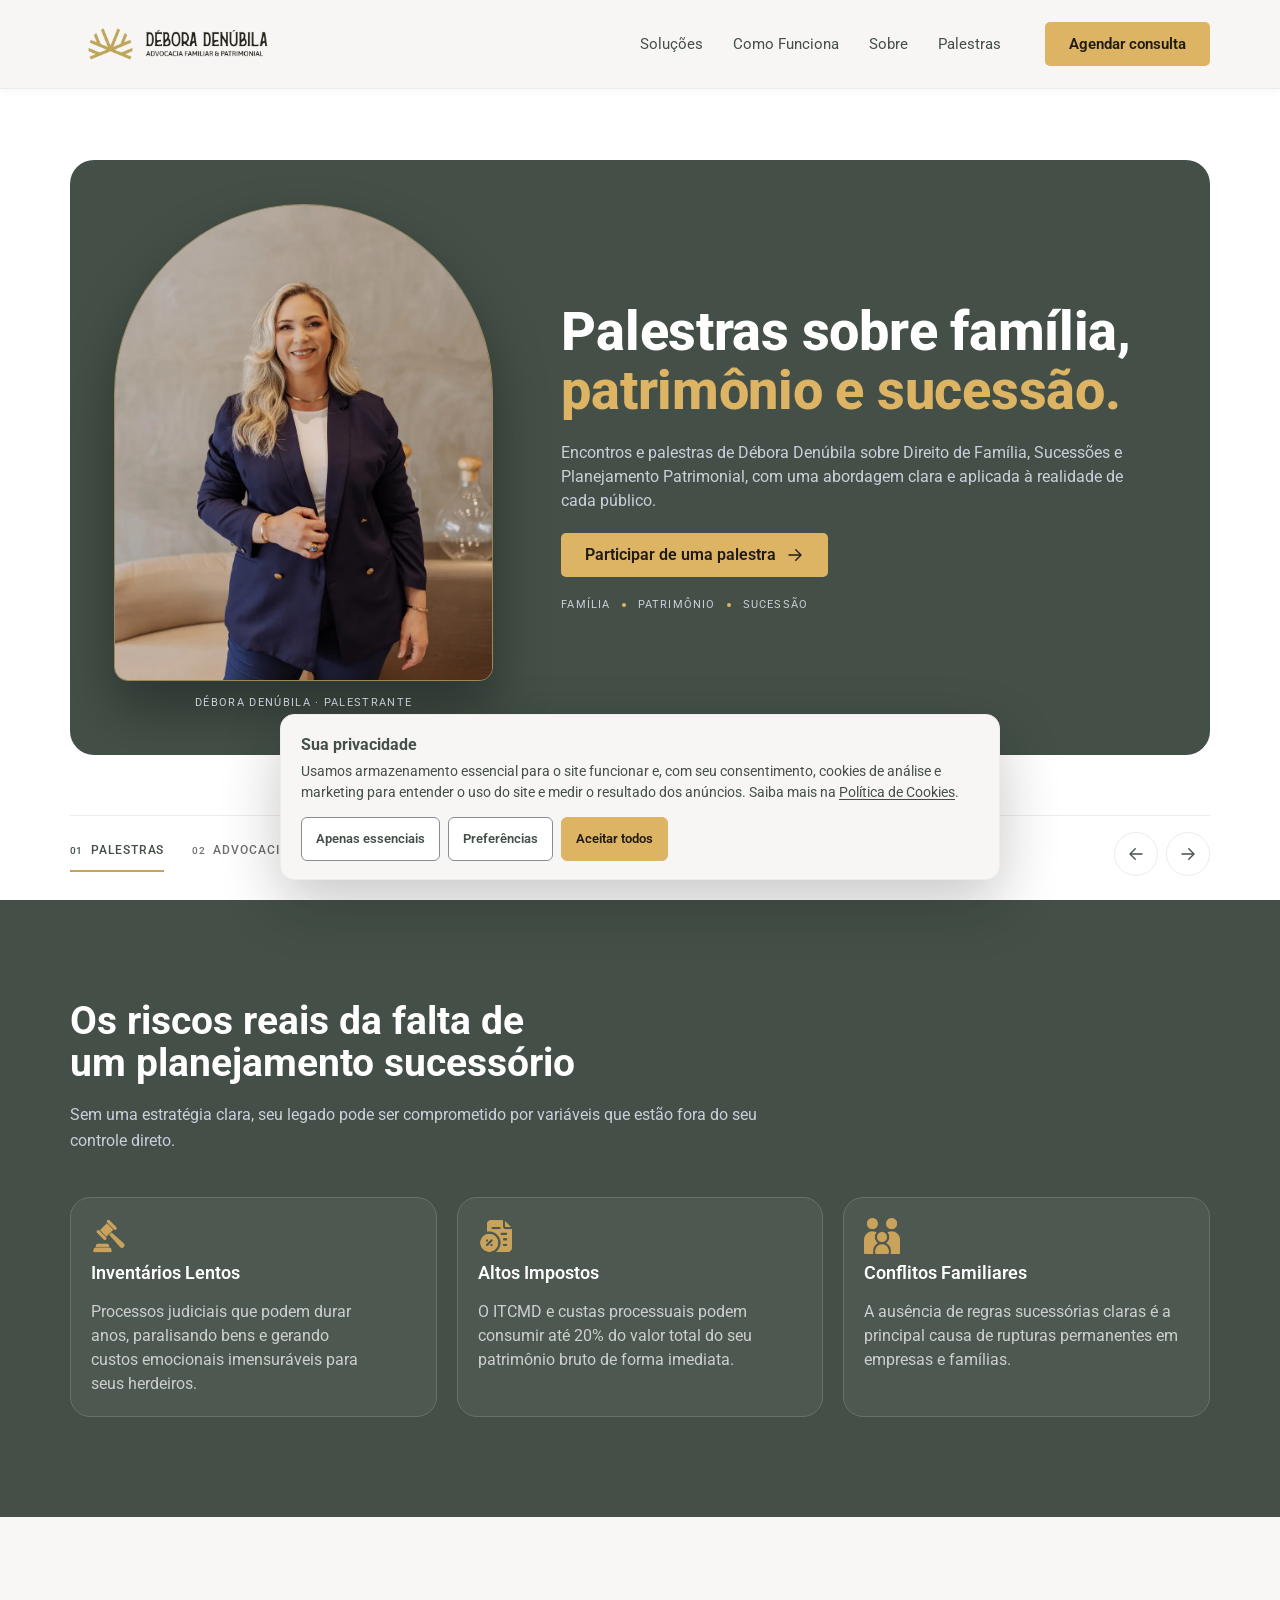
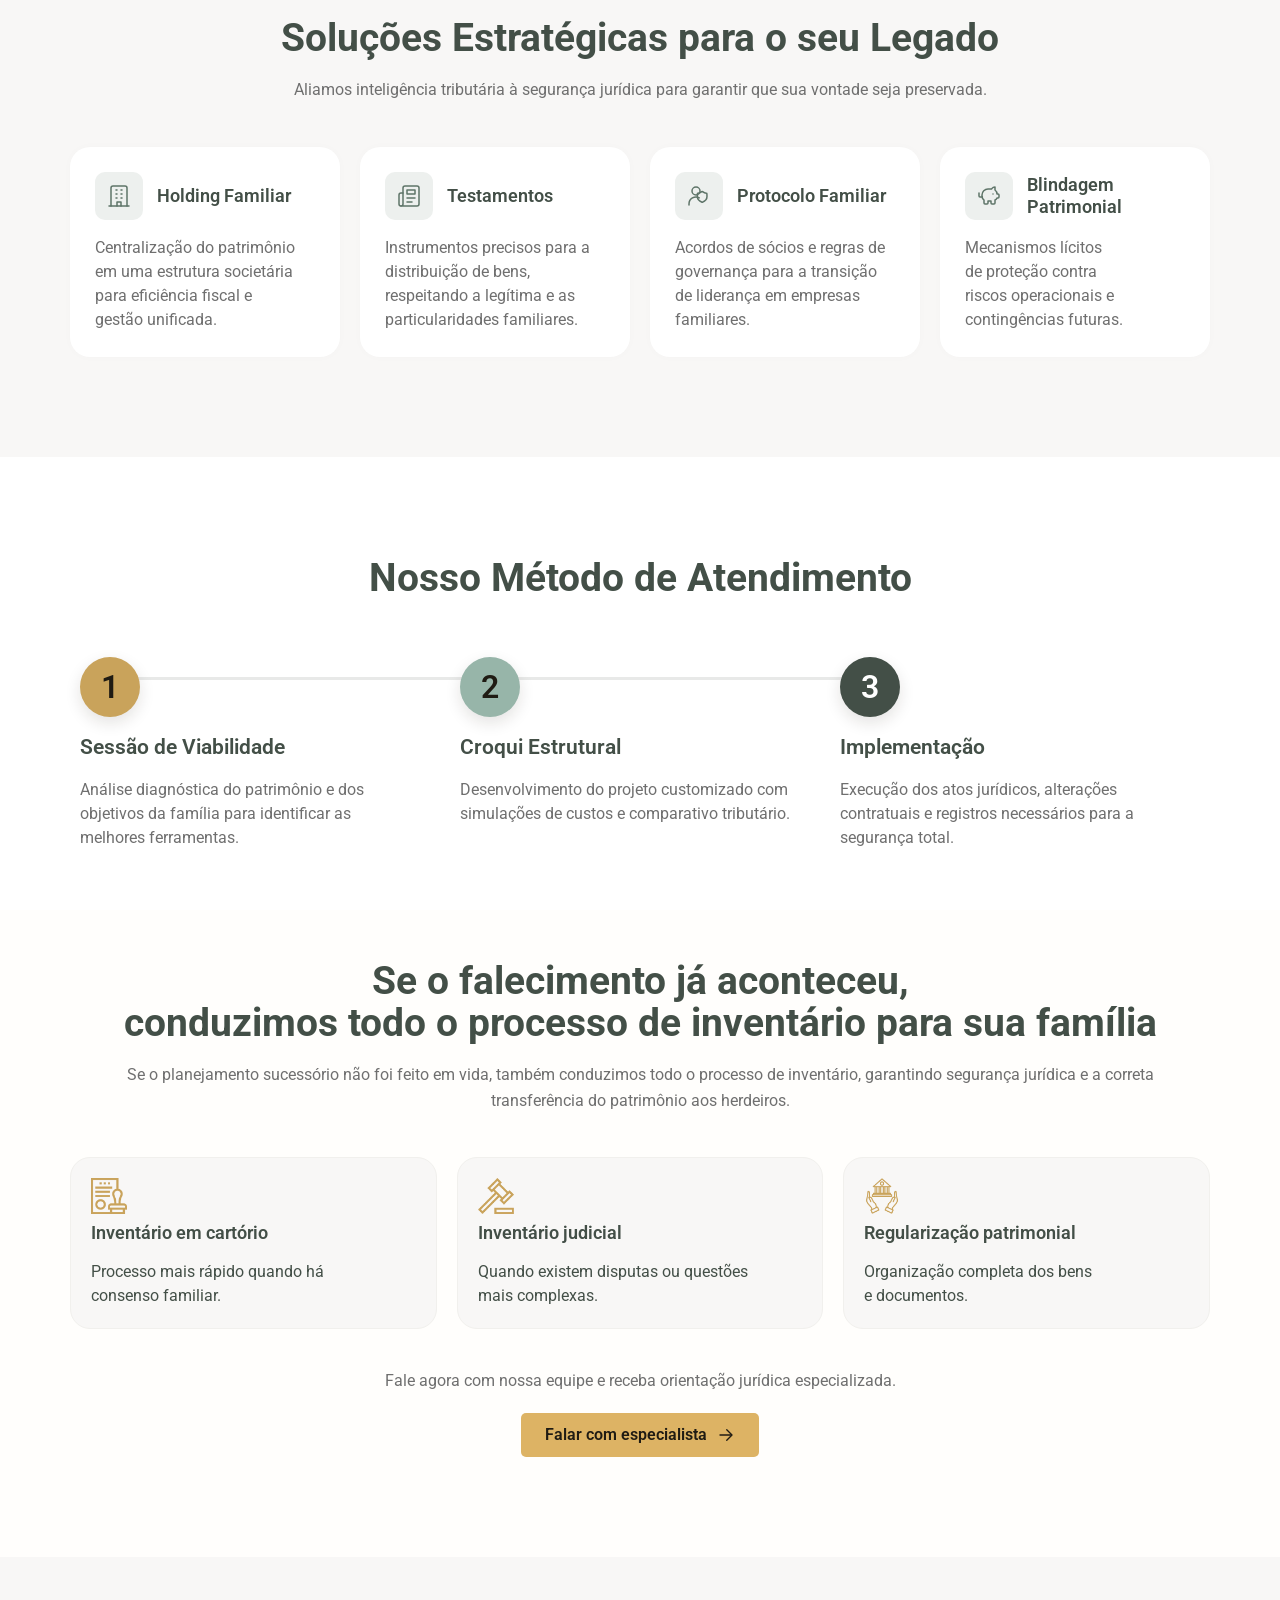
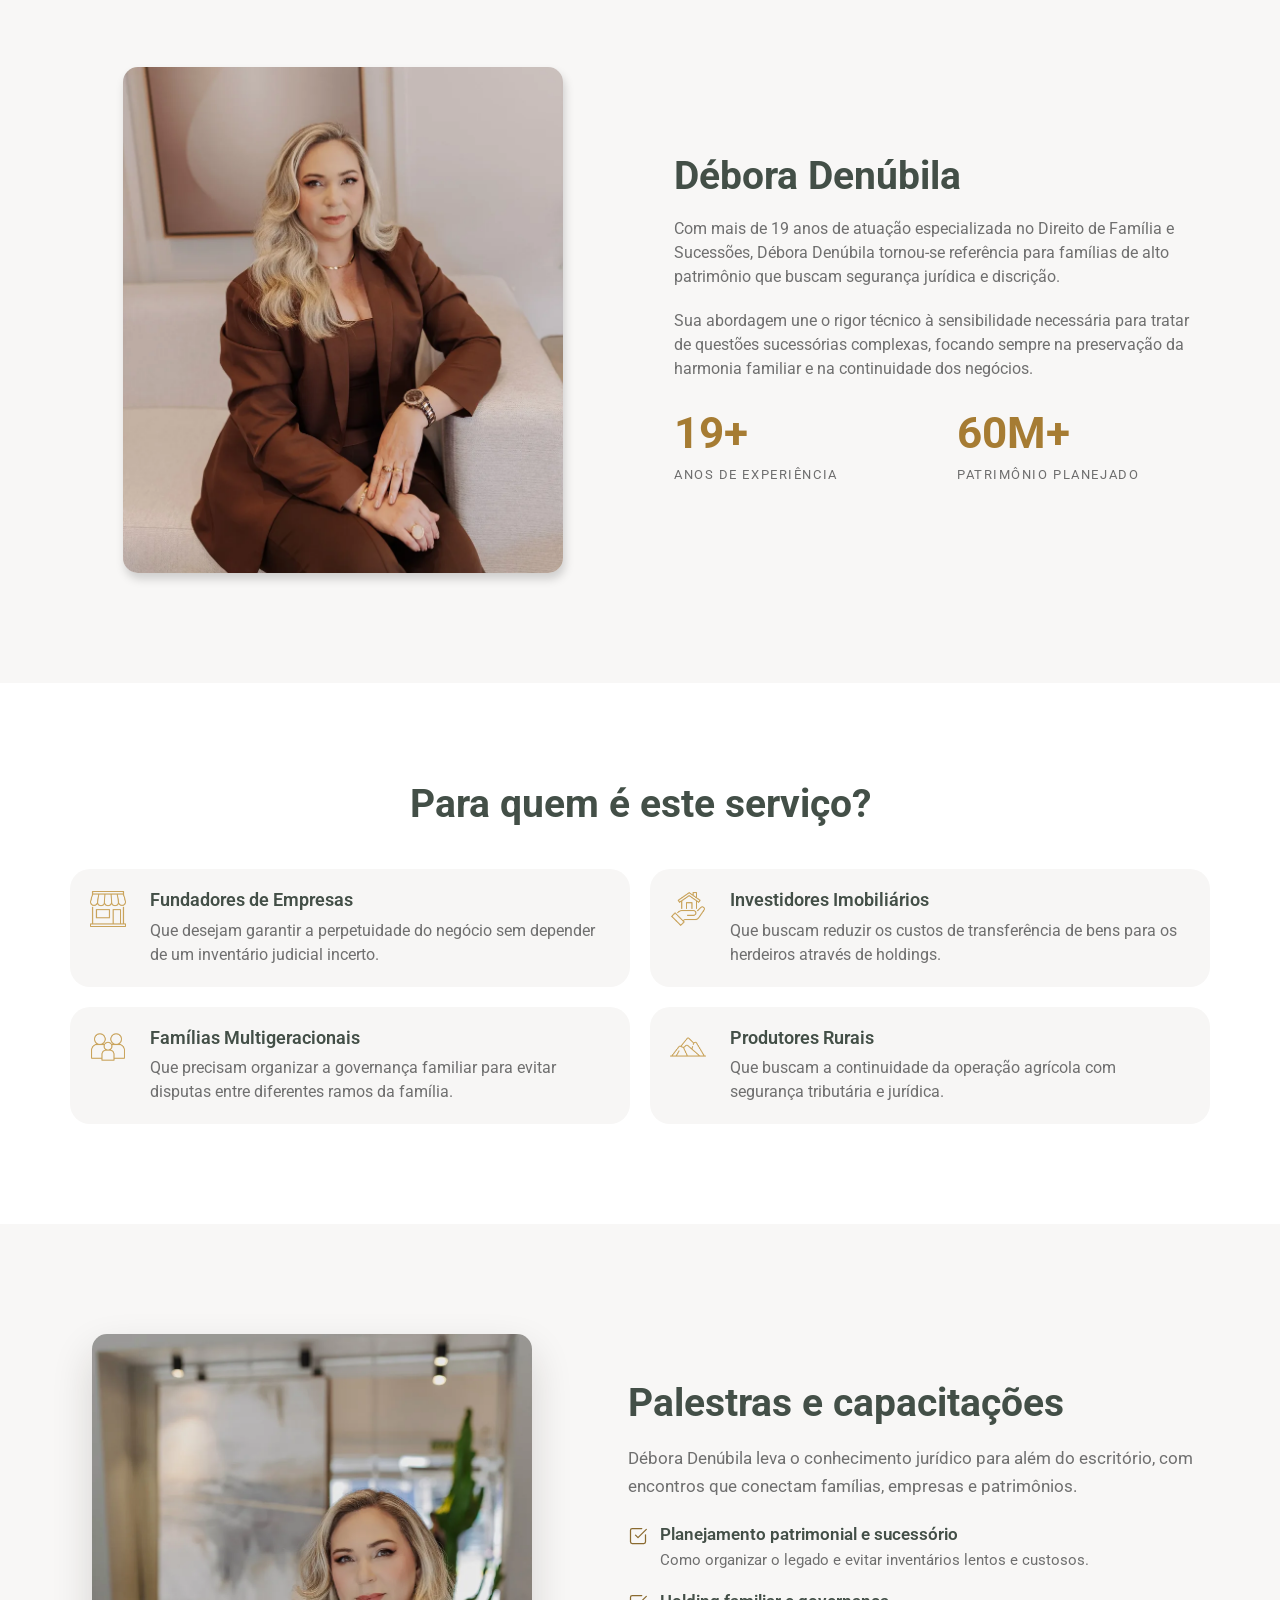
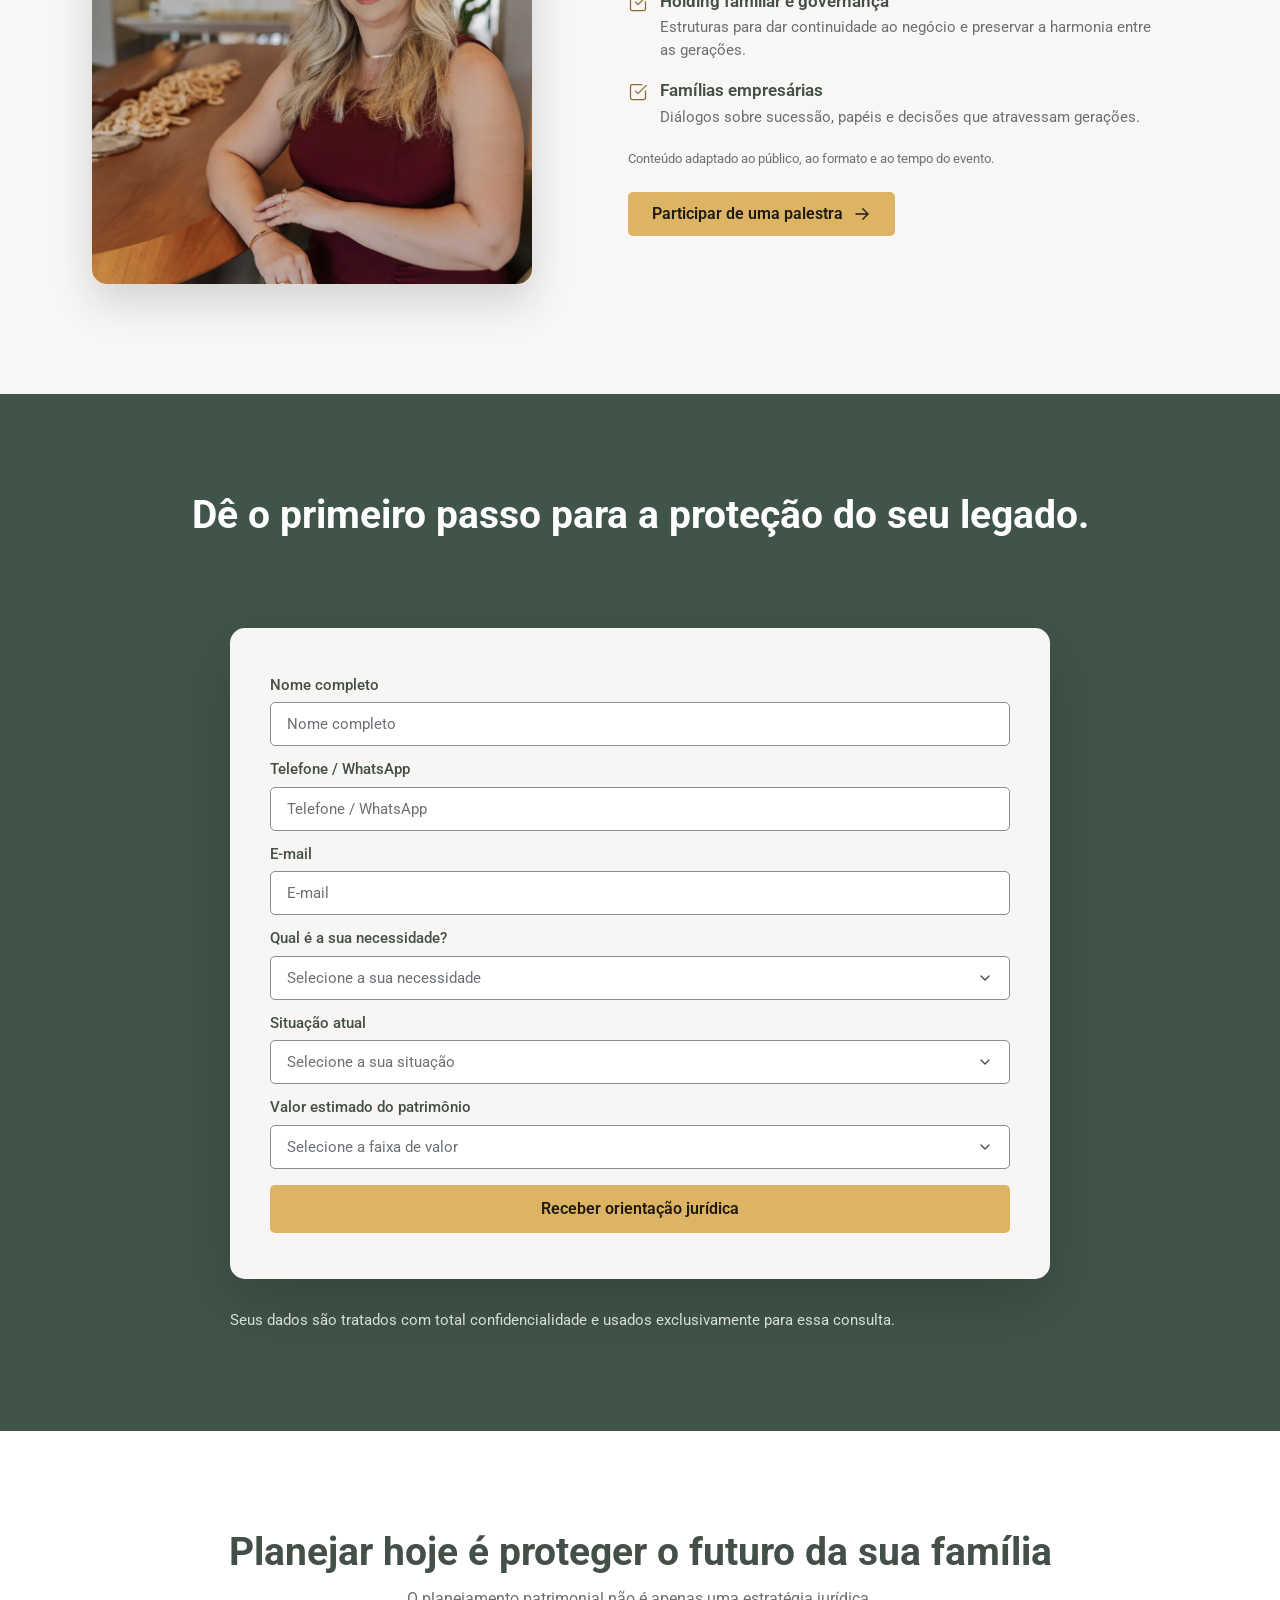
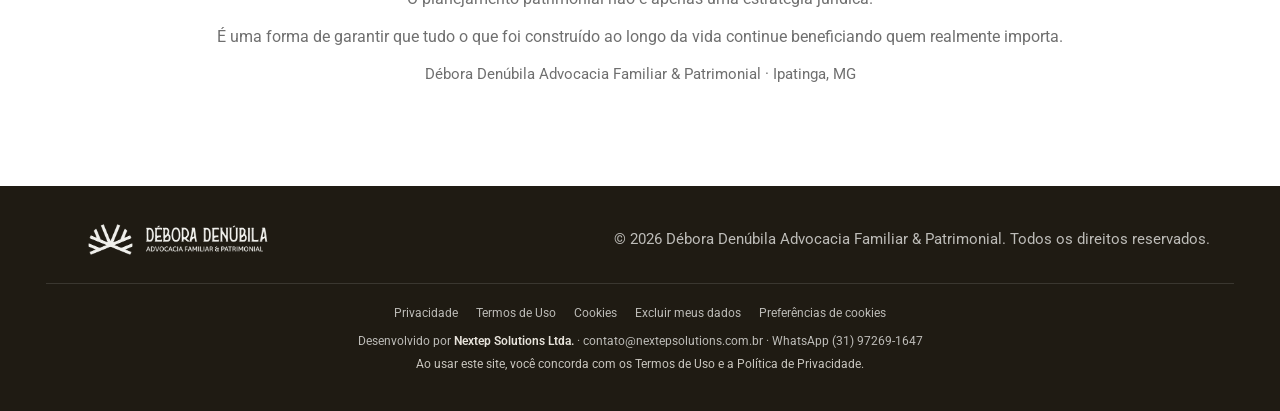
<file: index.html>
<!DOCTYPE html>
<html lang="pt-BR" class="no-js">
<head>
  <meta charset="UTF-8">
  <meta name="viewport" content="width=device-width, initial-scale=1.0, viewport-fit=cover">

  <title>Débora Denúbila | Advocacia Familiar e Patrimonial</title>
  <meta name="description" content="Planejamento sucessório, holding familiar, inventário e proteção patrimonial em Ipatinga/MG. Palestras e capacitações com a Dra. Débora Denúbila.">
  <meta name="theme-color" content="#434F47">
  <link rel="canonical" href="https://deboradenubila.adv.br/">

  <!-- Open Graph / redes sociais -->
  <meta property="og:type" content="website">
  <meta property="og:locale" content="pt_BR">
  <meta property="og:url" content="https://deboradenubila.adv.br/">
  <meta property="og:site_name" content="Débora Denúbila Advocacia Familiar &amp; Patrimonial">
  <meta property="og:title" content="Débora Denúbila | Advocacia Familiar e Patrimonial">
  <meta property="og:description" content="Planejamento sucessório, holding familiar, inventário e proteção patrimonial em Ipatinga/MG. Palestras e capacitações com a Dra. Débora Denúbila.">
  <meta property="og:image" content="https://deboradenubila.adv.br/assets/img/og-debora-denubila.jpg">
  <meta property="og:image:width" content="1200">
  <meta property="og:image:height" content="630">
  <meta property="og:image:alt" content="Débora Denúbila, advogada especializada em Direito de Família e Sucessões">
  <meta name="twitter:card" content="summary_large_image">

  <!-- Ícones -->
  <link rel="icon" href="assets/icons/favicon-32.png" sizes="32x32" type="image/png">
  <link rel="icon" href="assets/icons/favicon-192.png" sizes="192x192" type="image/png">
  <link rel="apple-touch-icon" href="assets/icons/favicon-180.png">
  <link rel="manifest" href="site.webmanifest">

  <!-- Fontes e estilos -->
  <link rel="preload" href="assets/fonts/roboto-latin.woff2" as="font" type="font/woff2" crossorigin>
  <link rel="preload" href="assets/img/palestra-debora-900.webp" as="image" type="image/webp"
        imagesrcset="assets/img/palestra-debora-900.webp 900w, assets/img/palestra-debora-1400.webp 1400w"
        imagesizes="(max-width: 860px) 100vw, 444px">
  <link rel="stylesheet" href="assets/css/styles.css">
  <link rel="stylesheet" href="assets/css/legal.css">

  <noscript>
    <style>
      #consultation-form button[type="submit"],
      .menu-toggle { display: none; }
    </style>
  </noscript>

  <!-- Dados estruturados (SEO) -->
  <script type="application/ld+json">
  {
    "@context": "https://schema.org",
    "@type": "Attorney",
    "name": "Débora Denúbila Advocacia Familiar & Patrimonial",
    "alternateName": "Débora Denúbila",
    "url": "https://deboradenubila.adv.br/",
    "logo": "https://deboradenubila.adv.br/assets/img/logo-escura.png",
    "image": "https://deboradenubila.adv.br/assets/img/og-debora-denubila.jpg",
    "telephone": "+55-31-99987-6858",
    "priceRange": "$$",
    "description": "Advocacia especializada em Direito de Família e Sucessões, planejamento patrimonial, holding familiar, testamentos, inventários e palestras em Ipatinga/MG.",
    "address": {
      "@type": "PostalAddress",
      "addressLocality": "Ipatinga",
      "addressRegion": "MG",
      "addressCountry": "BR"
    },
    "areaServed": { "@type": "City", "name": "Ipatinga" },
    "founder": { "@type": "Person", "name": "Débora Denúbila", "jobTitle": "Advogada" },
    "knowsAbout": [
      "Direito de Família",
      "Direito das Sucessões",
      "Planejamento patrimonial",
      "Holding familiar",
      "Inventário",
      "Testamento",
      "Blindagem patrimonial",
      "Palestras e capacitações"
    ]
  }
  </script>

  <!-- Marca a presença de JavaScript antes da renderização (evita conteúdo oculto sem JS) -->
  <script>document.documentElement.classList.replace('no-js', 'js');</script>

  <!-- Google Tag Manager: carregado por assets/js/consent.js apenas após consentimento de análise. -->
</head>

<body>
  <a class="skip-link" href="#conteudo">Ir para o conteúdo</a>

  <!-- Biblioteca de ícones (SVG inline, sem dependências externas) -->
  <svg class="svg-sprite" xmlns="http://www.w3.org/2000/svg" aria-hidden="true" focusable="false">
    <symbol id="i-arrow-right" viewBox="0 0 24 24">
      <g fill="none" stroke="currentColor" stroke-width="1.8" stroke-linecap="round" stroke-linejoin="round">
        <path d="M4 12h15"/><path d="m13 5 7 7-7 7"/>
      </g>
    </symbol>
    <symbol id="i-arrow-left" viewBox="0 0 24 24">
      <g fill="none" stroke="currentColor" stroke-width="1.8" stroke-linecap="round" stroke-linejoin="round">
        <path d="M20 12H5"/><path d="m11 19-7-7 7-7"/>
      </g>
    </symbol>
    <symbol id="i-shield" viewBox="0 0 24 24">
      <g fill="none" stroke="currentColor" stroke-width="1.6" stroke-linecap="round" stroke-linejoin="round">
        <path d="M20 13c0 5-3.5 7.5-7.66 8.95a1 1 0 0 1-.67-.01C7.5 20.5 4 18 4 13V6a1 1 0 0 1 1-1c2 0 4.5-1.2 6.24-2.72a1.17 1.17 0 0 1 1.52 0C14.51 3.81 17 5 19 5a1 1 0 0 1 1 1z"/>
      </g>
    </symbol>
    <symbol id="i-arrow-down-right" viewBox="0 0 24 24">
      <g fill="none" stroke="currentColor" stroke-width="1.6" stroke-linecap="round" stroke-linejoin="round">
        <path d="m7 7 10 10"/><path d="M17 7v10H7"/>
      </g>
    </symbol>
    <symbol id="i-users" viewBox="0 0 24 24">
      <g fill="none" stroke="currentColor" stroke-width="1.6" stroke-linecap="round" stroke-linejoin="round">
        <path d="M16 21v-2a4 4 0 0 0-4-4H6a4 4 0 0 0-4 4v2"/>
        <circle cx="9" cy="7" r="4"/>
        <path d="M22 21v-2a4 4 0 0 0-3-3.87"/><path d="M16 3.13a4 4 0 0 1 0 7.75"/>
      </g>
    </symbol>
    <symbol id="i-building" viewBox="0 0 24 24">
      <g fill="none" stroke="currentColor" stroke-width="1.5" stroke-linecap="round" stroke-linejoin="round">
        <path d="M4 22V4a2 2 0 0 1 2-2h12a2 2 0 0 1 2 2v18"/>
        <path d="M2 22h20"/><path d="M9 6h1"/><path d="M14 6h1"/><path d="M9 10h1"/><path d="M14 10h1"/>
        <path d="M9 14h1"/><path d="M14 14h1"/><path d="M10 22v-4h4v4"/>
      </g>
    </symbol>
    <symbol id="i-documents" viewBox="0 0 24 24">
      <g fill="none" stroke="currentColor" stroke-width="1.5" stroke-linecap="round" stroke-linejoin="round">
        <path d="M4 22h16a2 2 0 0 0 2-2V4a2 2 0 0 0-2-2H8a2 2 0 0 0-2 2v16a2 2 0 0 1-2 2Z"/>
        <path d="M4 22a2 2 0 0 1-2-2v-9c0-1.1.9-2 2-2h2"/>
        <path d="M18 14h-8"/><path d="M15 18h-5"/><path d="M10 6h8v4h-8Z"/>
      </g>
    </symbol>
    <symbol id="i-user-shield" viewBox="0 0 24 24">
      <g fill="none" stroke="currentColor" stroke-width="1.5" stroke-linecap="round" stroke-linejoin="round">
        <circle cx="9" cy="7" r="4"/>
        <path d="M2 21v-1a7 7 0 0 1 10.3-6.2"/>
        <path d="M20 12.5c0 3.2-2.2 4.8-4.6 5.7a.7.7 0 0 1-.4 0C12.6 17.3 10.4 15.7 10.4 12.5V9.8a.6.6 0 0 1 .6-.6c1.2 0 2.7-.7 3.7-1.6a.7.7 0 0 1 .9 0c1 .9 2.5 1.6 3.7 1.6a.6.6 0 0 1 .6.6Z"/>
      </g>
    </symbol>
    <symbol id="i-piggy-bank" viewBox="0 0 24 24">
      <g fill="none" stroke="currentColor" stroke-width="1.5" stroke-linecap="round" stroke-linejoin="round">
        <path d="M11 17h3v2a1 1 0 0 0 1 1h2a1 1 0 0 0 1-1v-3a3.16 3.16 0 0 0 2-2h1a1 1 0 0 0 1-1v-2a1 1 0 0 0-1-1h-1a5 5 0 0 0-2-4V3a4 4 0 0 0-3.2 1.6l-.3.4H11a6 6 0 0 0-6 6v1a5 5 0 0 0 2 4v3a1 1 0 0 0 1 1h2a1 1 0 0 0 1-1v-2Z"/>
        <path d="M16 10h.01"/><path d="M2 9v3a1 1 0 0 0 1 1h2.4"/>
      </g>
    </symbol>
    <symbol id="i-check-square" viewBox="0 0 24 24">
      <g fill="none" stroke="currentColor" stroke-width="1.5" stroke-linecap="round" stroke-linejoin="round">
        <path d="M21 10.5V19a2 2 0 0 1-2 2H5a2 2 0 0 1-2-2V5a2 2 0 0 1 2-2h11.5"/>
        <path d="m9 11 3 3L22 4"/>
      </g>
    </symbol>
  </svg>

  <header class="site-header" data-header>
    <div class="container site-header__inner">
      <a class="brand" href="#inicio" aria-label="Débora Denúbila — voltar ao início">
        <img src="assets/img/logo-escura.png" width="640" height="199" alt="Débora Denúbila — Advocacia Familiar e Patrimonial">
      </a>

      <div class="site-header__actions">
        <nav class="nav" aria-label="Navegação principal">
          <a href="#solucoes">Soluções</a>
          <a href="#funciona">Como Funciona</a>
          <a href="#sobre">Sobre</a>
          <a href="#palestras">Palestras</a>
        </nav>
        <a class="btn btn--sm" href="#form">Agendar consulta</a>
        <button class="menu-toggle" type="button" aria-expanded="false"
                aria-controls="mobile-menu" aria-label="Abrir menu" data-menu-toggle>
          <span class="menu-toggle__bars" aria-hidden="true">
            <span></span><span></span><span></span>
          </span>
        </button>
      </div>
    </div>

    <nav class="mobile-menu" id="mobile-menu" aria-label="Navegação móvel">
      <div class="mobile-menu__links">
        <a href="#solucoes">Soluções</a>
        <a href="#funciona">Como Funciona</a>
        <a href="#sobre">Sobre</a>
        <a href="#palestras">Palestras</a>
      </div>
      <a class="btn btn--block" href="#form">Agendar consulta</a>
    </nav>
  </header>

  <main id="conteudo">

    <!-- ================= HERO ================= -->
    <section class="hero" id="inicio" aria-label="Destaques">
      <div class="container hero__slider" data-slider>
        <div class="hero__viewport">
          <div class="hero__track" data-slider-track>
            <article class="hero__slide hero__slide--palestras" id="hero-slide-palestras" data-slide
                     aria-roledescription="slide" aria-label="1 de 2: Palestras">
              <div class="hero__grid">
                <div class="hero__content">
                  <h1 class="hero__title hero__title--palestras" id="hero-title">
                    Palestras sobre família,<br>
                    <span>patrimônio e sucessão.</span>
                  </h1>

                  <p class="hero__lead">
                    Encontros e palestras de Débora Denúbila sobre Direito de Família,
                    Sucessões e Planejamento Patrimonial, com uma abordagem clara e
                    aplicada à realidade de cada público.
                  </p>

                  <a class="btn"
                     href="https://chat.whatsapp.com/Cjyg97lM4QBKkZlG3AqeLC?s=cl&amp;p=a&amp;iam=2"
                     target="_blank" rel="noopener noreferrer"
                     data-meta-event="Lead" data-meta-content="Grupo de palestras"
                     aria-label="Participar de uma palestra no WhatsApp (abre em nova aba)">
                    Participar de uma palestra
                    <svg class="icon" aria-hidden="true"><use href="#i-arrow-right"></use></svg>
                  </a>

                  <ul class="hero__features hero__features--topics" aria-label="Temas das palestras">
                    <li>Família</li>
                    <li>Patrimônio</li>
                    <li>Sucessão</li>
                  </ul>
                </div>

                <div class="hero__media">
                  <picture>
                    <source type="image/webp"
                            srcset="assets/img/palestra-debora-900.webp 900w, assets/img/palestra-debora-1400.webp 1400w"
                            sizes="(max-width: 860px) 100vw, 444px">
                    <img src="assets/img/palestra-debora-900.jpg" width="900" height="1132"
                         alt="Débora Denúbila, advogada e palestrante, sorrindo em um ambiente corporativo"
                         fetchpriority="high" decoding="async">
                  </picture>
                  <p class="hero__caption">Débora Denúbila · Palestrante</p>
                </div>
              </div>
            </article>

            <article class="hero__slide" id="hero-slide-advocacia" data-slide
                     aria-roledescription="slide" aria-label="2 de 2: Advocacia">
              <div class="hero__grid">
                <div class="hero__content">
                  <h2 class="hero__title">
                    Organize seu patrimônio hoje e proteja o<br>
                    <span>futuro da sua família</span>
                  </h2>

                  <p class="hero__lead">
                    Evite inventários penosos e minimize a carga tributária com estratégias
                    personalizadas para empresários e famílias de alto patrimônio.
                  </p>

                  <a class="btn" href="#form">
                    Agendar sessão de viabilidade
                    <svg class="icon" aria-hidden="true"><use href="#i-arrow-right"></use></svg>
                  </a>

                  <ul class="hero__features" aria-label="Benefícios do planejamento">
                    <li><svg class="icon" aria-hidden="true"><use href="#i-shield"></use></svg> Proteção patrimonial</li>
                    <li><svg class="icon" aria-hidden="true"><use href="#i-arrow-down-right"></use></svg> Redução de custos tributários</li>
                    <li><svg class="icon" aria-hidden="true"><use href="#i-users"></use></svg> Sucessão familiar organizada</li>
                  </ul>
                </div>

                <div class="hero__media">
                  <picture>
                    <source type="image/webp"
                            srcset="assets/img/hero-debora-900.webp 900w, assets/img/hero-debora-1400.webp 1400w"
                            sizes="(max-width: 860px) 100vw, 444px">
                    <img src="assets/img/hero-debora-900.jpg" width="900" height="1132"
                         alt="Débora Denúbila, advogada especializada em Direito de Família e Sucessões"
                         fetchpriority="low" decoding="async">
                  </picture>
                </div>
              </div>
            </article>
          </div>
        </div>

        <div class="hero__controls">
          <div class="hero__tabs" role="group" aria-label="Escolher destaque">
            <button class="hero__tab is-active" type="button" data-slide-to="0"
                    aria-label="Ir para o slide 1: Palestras" aria-controls="hero-slide-palestras"
                    aria-current="true">
              <span aria-hidden="true">01</span> Palestras
            </button>
            <button class="hero__tab" type="button" data-slide-to="1"
                    aria-label="Ir para o slide 2: Advocacia" aria-controls="hero-slide-advocacia">
              <span aria-hidden="true">02</span> Advocacia
            </button>
          </div>

          <div class="hero__arrows">
            <button class="hero__arrow" type="button" data-slide-prev aria-label="Slide anterior">
              <svg class="icon" aria-hidden="true"><use href="#i-arrow-left"></use></svg>
            </button>
            <button class="hero__arrow" type="button" data-slide-next aria-label="Próximo slide">
              <svg class="icon" aria-hidden="true"><use href="#i-arrow-right"></use></svg>
            </button>
          </div>

        </div>

        <p class="sr-only" data-slide-status aria-live="polite">Slide 1 de 2: Palestras</p>
      </div>
    </section>

    <!-- ================= RISCOS ================= -->
    <section class="section section--dark" aria-labelledby="riscos-title">
      <div class="container">
        <h2 class="section__title section__title--light" id="riscos-title" data-reveal>
          Os riscos reais da falta de um planejamento sucessório
        </h2>
        <p class="section__lead section__lead--light" data-reveal>
          Sem uma estratégia clara, seu legado pode ser comprometido por variáveis
          que estão fora do seu controle direto.
        </p>

        <div class="cards cards--3 cards--dark">
          <article class="card card--dark" data-reveal>
            <img class="card__icon" src="assets/icons/auction.png" width="128" height="128" alt="" loading="lazy" decoding="async">
            <h3>Inventários Lentos</h3>
            <p>Processos judiciais que podem durar anos, paralisando bens e gerando custos emocionais imensuráveis para seus herdeiros.</p>
          </article>

          <article class="card card--dark" data-reveal>
            <img class="card__icon" src="assets/icons/tax.png" width="128" height="128" alt="" loading="lazy" decoding="async">
            <h3>Altos Impostos</h3>
            <p>O ITCMD e custas processuais podem consumir até 20% do valor total do seu patrimônio bruto de forma imediata.</p>
          </article>

          <article class="card card--dark" data-reveal>
            <img class="card__icon" src="assets/icons/family.png" width="128" height="128" alt="" loading="lazy" decoding="async">
            <h3>Conflitos Familiares</h3>
            <p>A ausência de regras sucessórias claras é a principal causa de rupturas permanentes em empresas e famílias.</p>
          </article>
        </div>
      </div>
    </section>

    <!-- ================= SOLUÇÕES ================= -->
    <section class="section section--cream" id="solucoes" aria-labelledby="solucoes-title">
      <div class="container">
        <h2 class="section__title section__title--center" id="solucoes-title" data-reveal>
          Soluções Estratégicas para o seu Legado
        </h2>
        <p class="section__lead section__lead--center" data-reveal>
          Aliamos inteligência tributária à segurança jurídica para garantir que sua vontade seja preservada.
        </p>

        <div class="cards cards--4">
          <article class="card card--solution" data-reveal>
            <h3>Holding Familiar</h3>
            <span class="card__icon-box" aria-hidden="true">
              <svg class="icon"><use href="#i-building"></use></svg>
            </span>
            <p>Centralização do patrimônio em uma estrutura societária para eficiência fiscal e gestão unificada.</p>
          </article>

          <article class="card card--solution" data-reveal>
            <h3>Testamentos</h3>
            <span class="card__icon-box" aria-hidden="true">
              <svg class="icon"><use href="#i-documents"></use></svg>
            </span>
            <p>Instrumentos precisos para a distribuição de bens, respeitando a legítima e as particularidades familiares.</p>
          </article>

          <article class="card card--solution" data-reveal>
            <h3>Protocolo Familiar</h3>
            <span class="card__icon-box" aria-hidden="true">
              <svg class="icon"><use href="#i-user-shield"></use></svg>
            </span>
            <p>Acordos de sócios e regras de governança para a transição de liderança em empresas familiares.</p>
          </article>

          <article class="card card--solution" data-reveal>
            <h3>Blindagem Patrimonial</h3>
            <span class="card__icon-box" aria-hidden="true">
              <svg class="icon"><use href="#i-piggy-bank"></use></svg>
            </span>
            <p>Mecanismos lícitos de proteção contra riscos operacionais e contingências futuras.</p>
          </article>
        </div>
      </div>
    </section>

    <!-- ================= MÉTODO ================= -->
    <section class="method" id="funciona" aria-labelledby="metodo-title">
      <div class="container">
        <h2 class="section__title section__title--center method__title" id="metodo-title" data-reveal>
          Nosso Método de Atendimento
        </h2>
      </div>

      <div class="container">
        <ol class="steps">
          <li class="step" data-reveal>
            <span class="step__badge step__badge--gold">1</span>
            <h3>Sessão de Viabilidade</h3>
            <p>Análise diagnóstica do patrimônio e dos objetivos da família para identificar as melhores ferramentas.</p>
          </li>

          <li class="step" data-reveal>
            <span class="step__badge step__badge--sage">2</span>
            <h3>Croqui Estrutural</h3>
            <p>Desenvolvimento do projeto customizado com simulações de custos e comparativo tributário.</p>
          </li>

          <li class="step" data-reveal>
            <span class="step__badge step__badge--green">3</span>
            <h3>Implementação</h3>
            <p>Execução dos atos jurídicos, alterações contratuais e registros necessários para a segurança total.</p>
          </li>
        </ol>
      </div>
    </section>

    <!-- ================= INVENTÁRIO ================= -->
    <section class="section section--ivory section--inventory" aria-labelledby="inventario-title">
      <div class="container">
        <h2 class="section__title section__title--center" id="inventario-title" data-reveal>
          Se o falecimento já aconteceu,<br>
          conduzimos todo o processo de inventário para sua família
        </h2>
        <p class="section__lead section__lead--center section__lead--wide" data-reveal>
          Se o planejamento sucessório não foi feito em vida, também conduzimos todo o
          processo de inventário, garantindo segurança jurídica e a correta transferência
          do patrimônio aos herdeiros.
        </p>

        <div class="cards cards--3">
          <article class="card card--inventory" data-reveal>
            <img class="card__icon" src="assets/icons/certificate.png" width="128" height="128" alt="" loading="lazy" decoding="async">
            <h3>Inventário em cartório</h3>
            <p>Processo mais rápido quando há consenso familiar.</p>
          </article>

          <article class="card card--inventory" data-reveal>
            <img class="card__icon" src="assets/icons/judicial.png" width="128" height="128" alt="" loading="lazy" decoding="async">
            <h3>Inventário judicial</h3>
            <p>Quando existem disputas ou questões mais complexas.</p>
          </article>

          <article class="card card--inventory" data-reveal>
            <img class="card__icon" src="assets/icons/protect.png" width="128" height="128" alt="" loading="lazy" decoding="async">
            <h3>Regularização patrimonial</h3>
            <p>Organização completa dos bens e documentos.</p>
          </article>
        </div>

        <div class="inventory__cta" data-reveal>
          <p>Fale agora com nossa equipe e receba orientação jurídica especializada.</p>
          <a class="btn" href="#form">
            Falar com especialista
            <svg class="icon" aria-hidden="true"><use href="#i-arrow-right"></use></svg>
          </a>
        </div>
      </div>
    </section>

    <!-- ================= SOBRE ================= -->
    <section class="section section--cream about" id="sobre" aria-labelledby="sobre-title">
      <div class="container about__grid">
        <div class="about__media" data-reveal>
          <picture>
            <source type="image/webp"
                    srcset="assets/img/sobre-debora-900.webp 900w, assets/img/sobre-debora-1400.webp 1400w"
                    sizes="(max-width: 860px) 100vw, 440px">
            <img src="assets/img/sobre-debora-900.jpg" width="900" height="1035"
                 alt="Débora Denúbila em seu escritório de advocacia"
                 loading="lazy" decoding="async">
          </picture>
        </div>

        <div class="about__content" data-reveal>
          <h2 class="section__title" id="sobre-title">Débora Denúbila</h2>
          <p>
            Com mais de 19 anos de atuação especializada no Direito de Família e Sucessões,
            Débora Denúbila tornou-se referência para famílias de alto patrimônio que buscam
            segurança jurídica e discrição.
          </p>
          <p>
            Sua abordagem une o rigor técnico à sensibilidade necessária para tratar de
            questões sucessórias complexas, focando sempre na preservação da harmonia
            familiar e na continuidade dos negócios.
          </p>

          <dl class="stats">
            <div class="stat">
              <dt class="stat__label">Anos de experiência</dt>
              <dd class="stat__value">19+</dd>
            </div>
            <div class="stat">
              <dt class="stat__label">Patrimônio planejado</dt>
              <dd class="stat__value">60M+</dd>
            </div>
          </dl>
        </div>
      </div>
    </section>

    <!-- ================= PARA QUEM ================= -->
    <section class="section audience" aria-labelledby="publico-title">
      <div class="container">
        <h2 class="section__title section__title--center" id="publico-title" data-reveal>
          Para quem é este serviço?
        </h2>

        <div class="cards cards--2">
          <article class="card card--audience" data-reveal>
            <img class="card__icon" src="assets/icons/shopping-store.png" width="128" height="128" alt="" loading="lazy" decoding="async">
            <div class="card__body">
              <h3>Fundadores de Empresas</h3>
              <p>Que desejam garantir a perpetuidade do negócio sem depender de um inventário judicial incerto.</p>
            </div>
          </article>

          <article class="card card--audience" data-reveal>
            <img class="card__icon" src="assets/icons/loan.png" width="128" height="128" alt="" loading="lazy" decoding="async">
            <div class="card__body">
              <h3>Investidores Imobiliários</h3>
              <p>Que buscam reduzir os custos de transferência de bens para os herdeiros através de holdings.</p>
            </div>
          </article>

          <article class="card card--audience" data-reveal>
            <img class="card__icon" src="assets/icons/family-1.png" width="128" height="128" alt="" loading="lazy" decoding="async">
            <div class="card__body">
              <h3>Famílias Multigeracionais</h3>
              <p>Que precisam organizar a governança familiar para evitar disputas entre diferentes ramos da família.</p>
            </div>
          </article>

          <article class="card card--audience" data-reveal>
            <img class="card__icon" src="assets/icons/mountain.png" width="128" height="128" alt="" loading="lazy" decoding="async">
            <div class="card__body">
              <h3>Produtores Rurais</h3>
              <p>Que buscam a continuidade da operação agrícola com segurança tributária e jurídica.</p>
            </div>
          </article>
        </div>
      </div>
    </section>

    <!-- ================= PALESTRAS ================= -->
    <section class="section section--cream palestras" id="palestras" aria-labelledby="palestras-title">
      <div class="container palestras__grid">
        <div class="palestras__media" data-reveal>
          <picture>
            <source type="image/webp" srcset="assets/img/palestras-debora-900.webp">
            <img src="assets/img/palestras-debora-900.jpg" width="900" height="1125"
                 alt="Débora Denúbila em um encontro sobre Direito de Família e Sucessões"
                 loading="lazy" decoding="async">
          </picture>
        </div>

        <div class="palestras__content" data-reveal>
          <h2 class="section__title" id="palestras-title">Palestras e capacitações</h2>
          <p class="palestras__lead">
            Débora Denúbila leva o conhecimento jurídico para além do escritório,
            com encontros que conectam famílias, empresas e patrimônios.
          </p>

          <ul class="topic-list">
            <li>
              <svg class="icon" aria-hidden="true"><use href="#i-check-square"></use></svg>
              <div>
                <h3>Planejamento patrimonial e sucessório</h3>
                <p>Como organizar o legado e evitar inventários lentos e custosos.</p>
              </div>
            </li>
            <li>
              <svg class="icon" aria-hidden="true"><use href="#i-check-square"></use></svg>
              <div>
                <h3>Holding familiar e governança</h3>
                <p>Estruturas para dar continuidade ao negócio e preservar a harmonia entre as gerações.</p>
              </div>
            </li>
            <li>
              <svg class="icon" aria-hidden="true"><use href="#i-check-square"></use></svg>
              <div>
                <h3>Famílias empresárias</h3>
                <p>Diálogos sobre sucessão, papéis e decisões que atravessam gerações.</p>
              </div>
            </li>
          </ul>

          <p class="palestras__note">Conteúdo adaptado ao público, ao formato e ao tempo do evento.</p>

          <a class="btn"
             href="https://chat.whatsapp.com/Cjyg97lM4QBKkZlG3AqeLC?s=cl&amp;p=a&amp;iam=2"
             target="_blank" rel="noopener noreferrer"
             data-meta-event="Lead" data-meta-content="Grupo de palestras"
             aria-label="Participar de uma palestra no WhatsApp (abre em nova aba)">
            Participar de uma palestra
            <svg class="icon" aria-hidden="true"><use href="#i-arrow-right"></use></svg>
          </a>
        </div>
      </div>
    </section>

    <!-- ================= FORMULÁRIO ================= -->
    <section class="section section--form" id="form" aria-labelledby="form-title">
      <div class="container">
        <h2 class="section__title section__title--light section__title--center" id="form-title" data-reveal>
          Dê o primeiro passo para a proteção do seu legado.
        </h2>
        <p class="section__lead section__lead--light section__lead--center" data-reveal>
          Não deixe para amanhã a segurança que sua família precisa hoje.
          Agende uma reunião estratégica agora mesmo.
        </p>

        <div class="form-card" data-reveal>
          <form class="form" id="consultation-form" novalidate>
            <div class="form__summary" id="form-summary" role="alert" tabindex="-1" hidden>
              <p class="form__summary-title">Revise os campos destacados para continuar:</p>
              <ul class="form__summary-list"></ul>
            </div>

            <div class="field">
              <label for="nome">Nome completo</label>
              <input type="text" id="nome" name="nome" placeholder="Nome completo"
                     autocomplete="name" required minlength="2">
            </div>

            <div class="field">
              <label for="telefone">Telefone / WhatsApp</label>
              <input type="tel" id="telefone" name="telefone" placeholder="Telefone / WhatsApp"
                     autocomplete="tel" inputmode="tel" required>
            </div>

            <div class="field">
              <label for="email">E-mail</label>
              <input type="email" id="email" name="email" placeholder="E-mail"
                     autocomplete="email" inputmode="email" required>
            </div>

            <div class="field">
              <label for="necessidade">Qual é a sua necessidade?</label>
              <div class="select-wrap">
                <select id="necessidade" name="necessidade" required>
                  <option value="" selected disabled>Selecione a sua necessidade</option>
                  <option>Planejamento patrimonial</option>
                  <option>Holding familiar</option>
                  <option>Inventário após falecimento</option>
                  <option>Testamento</option>
                  <option>Quero participar de uma palestra</option>
                  <option>Outro assunto</option>
                </select>
              </div>
            </div>

            <div class="field">
              <label for="situacao">Situação atual</label>
              <div class="select-wrap">
                <select id="situacao" name="situacao" required>
                  <option value="" selected disabled>Selecione a sua situação</option>
                  <option>O falecimento já aconteceu</option>
                  <option>Estamos planejando a sucessão</option>
                  <option>Quero entender melhor as possibilidades</option>
                  <option>Outro</option>
                </select>
              </div>
            </div>

            <div class="field">
              <label for="patrimonio">Valor estimado do patrimônio</label>
              <div class="select-wrap">
                <select id="patrimonio" name="patrimonio" required>
                  <option value="" selected disabled>Selecione a faixa de valor</option>
                  <option>Até R$ 1 milhão</option>
                  <option>Entre R$ 1M e R$ 5M</option>
                  <option>Entre R$ 5M e R$ 10M</option>
                  <option>Acima de R$ 10M</option>
                  <option>Prefiro não informar</option>
                </select>
              </div>
            </div>

            <button class="btn btn--block" type="submit">Receber orientação jurídica</button>

            <p class="form__status" role="status" aria-live="polite"></p>

            <noscript>
              <p class="form__noscript">
                Para enviar seus dados, ative o JavaScript ou
                <a href="https://wa.me/5531999876858?text=Ol%C3%A1%2C%20vim%20do%20site%20e%20gostaria%20de%20agendar%20uma%20consulta."
                   target="_blank" rel="noopener noreferrer">fale conosco pelo WhatsApp</a>.
              </p>
            </noscript>
          </form>
        </div>

        <p class="form-note">
          Seus dados são tratados com total confidencialidade e usados exclusivamente para essa consulta.
        </p>
      </div>
    </section>

    <!-- ================= ENCERRAMENTO ================= -->
    <section class="section closing" aria-labelledby="closing-title">
      <div class="container closing__inner">
        <h2 class="section__title section__title--center" id="closing-title" data-reveal>
          Planejar hoje é proteger o futuro da sua família
        </h2>
        <p data-reveal>O planejamento patrimonial não é apenas uma estratégia jurídica.</p>
        <p data-reveal>
          É uma forma de garantir que tudo o que foi construído ao longo da vida
          continue beneficiando quem realmente importa.
        </p>
        <p class="closing__signature" data-reveal>
          Débora Denúbila Advocacia Familiar &amp; Patrimonial · Ipatinga, MG
        </p>
      </div>
    </section>
  </main>

  <footer class="site-footer">
    <div class="container site-footer__inner">
      <a class="brand brand--footer" href="#inicio" aria-label="Débora Denúbila — voltar ao início">
        <img src="assets/img/logo-clara.png" width="640" height="199" alt="Débora Denúbila — Advocacia Familiar e Patrimonial" loading="lazy" decoding="async">
      </a>
      <p>&copy; <span data-year>2026</span> Débora Denúbila Advocacia Familiar &amp; Patrimonial. Todos os direitos reservados.</p>
    </div>

    <div class="container legal-footer">
      <nav class="legal-links" aria-label="Links legais">
        <a href="privacidade/">Privacidade</a>
        <a href="termos/">Termos de Uso</a>
        <a href="cookies/">Cookies</a>
        <a href="excluir-dados/">Excluir meus dados</a>
        <a href="cookies/" data-cookie-preferences>Preferências de cookies</a>
      </nav>
      <p class="legal-responsible">
        Desenvolvido por <a href="https://nextepsolutions.com.br/" target="_blank" rel="noopener noreferrer"><strong>Nextep Solutions Ltda.</strong></a> ·
        <a href="mailto:contato@nextepsolutions.com.br">contato@nextepsolutions.com.br</a> ·
        WhatsApp <a href="https://wa.me/5531972691647" target="_blank" rel="noopener noreferrer">(31) 97269-1647</a>
      </p>
      <p class="legal-consent">
        Ao usar este site, você concorda com os <a href="termos/">Termos de Uso</a>
        e a <a href="privacidade/">Política de Privacidade</a>.
      </p>
    </div>
  </footer>

  <!-- Botão flutuante do WhatsApp -->
  <a class="whatsapp" href="https://wa.me/5531999876858?text=Ol%C3%A1%2C%20vim%20do%20site%20e%20gostaria%20de%20mais%20informa%C3%A7%C3%B5es"
     target="_blank" rel="noopener noreferrer" aria-label="Falar no WhatsApp (abre em nova aba)">
    <span class="whatsapp__pulse" aria-hidden="true"></span>
    <svg viewBox="0 0 24 24" aria-hidden="true">
      <path fill="currentColor" d="M19.05 4.91A9.82 9.82 0 0 0 12.04 2C6.58 2 2.13 6.45 2.13 11.91c0 1.75.46 3.45 1.32 4.95L2.05 22l5.25-1.38c1.45.79 3.08 1.21 4.74 1.21 5.46 0 9.91-4.45 9.91-9.91 0-2.65-1.03-5.14-2.9-7.01zM12.04 20.15c-1.48 0-2.93-.4-4.2-1.15l-.3-.18-3.12.82.83-3.04-.2-.31a8.26 8.26 0 0 1-1.26-4.38c0-4.54 3.7-8.24 8.25-8.24 2.2 0 4.27.86 5.82 2.42a8.18 8.18 0 0 1 2.41 5.83c0 4.54-3.7 8.23-8.23 8.23zm4.52-6.16c-.25-.12-1.47-.72-1.69-.81-.23-.08-.39-.12-.56.12-.17.25-.64.81-.79.97-.15.17-.29.19-.54.06-.25-.12-1.05-.39-1.99-1.23-.74-.66-1.23-1.47-1.38-1.72-.14-.25-.02-.38.11-.5.11-.11.25-.29.37-.43.12-.14.17-.25.25-.41.08-.17.04-.31-.02-.43-.06-.12-.56-1.34-.76-1.84-.2-.48-.41-.42-.56-.43h-.48c-.17 0-.43.06-.66.31-.22.25-.86.85-.86 2.07 0 1.22.89 2.4 1.01 2.56.12.17 1.75 2.67 4.23 3.74.59.26 1.05.41 1.41.52.59.19 1.13.16 1.56.1.48-.07 1.47-.6 1.68-1.18.21-.58.21-1.07.14-1.18-.06-.1-.22-.16-.47-.28z"/>
    </svg>
  </a>

  <script src="assets/js/meta-pixel.js" defer></script>
  <script src="assets/js/consent.js" defer></script>
  <script src="assets/js/main.js" defer></script>
</body>
</html>
</file>
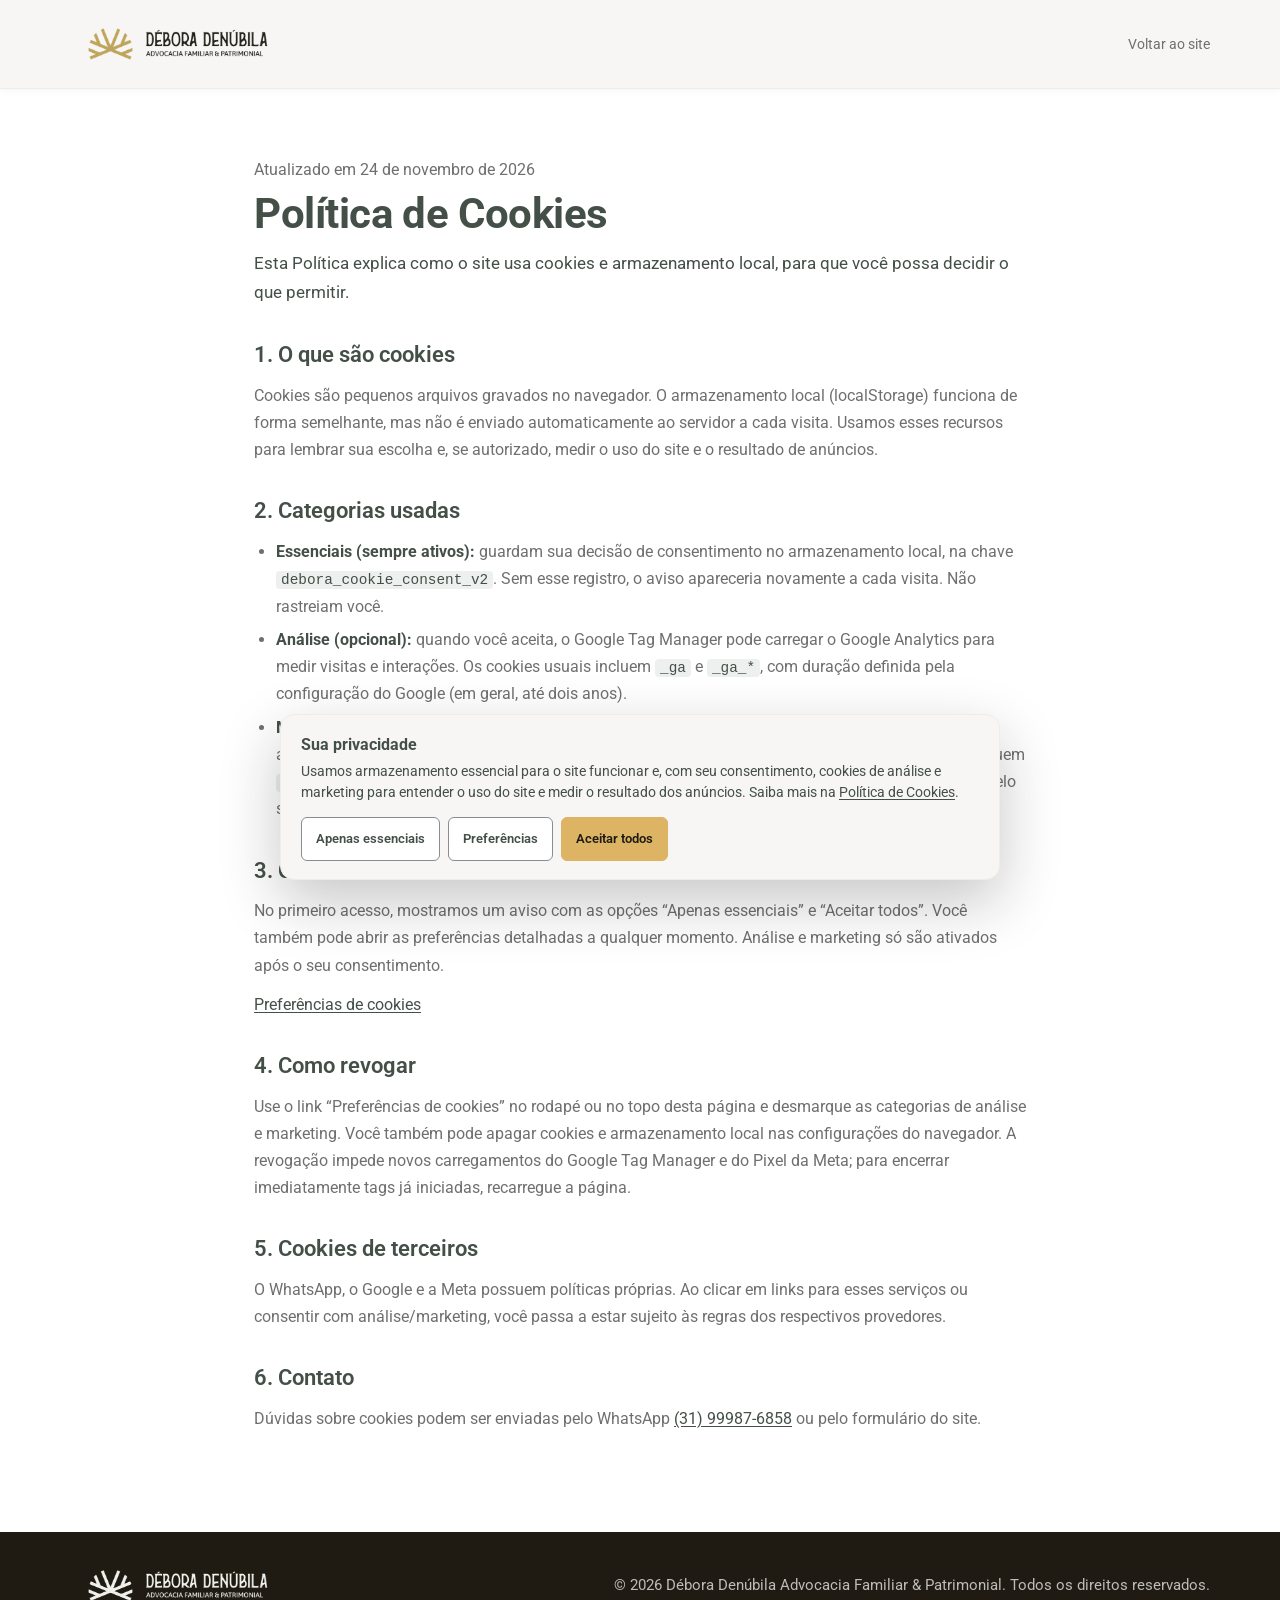
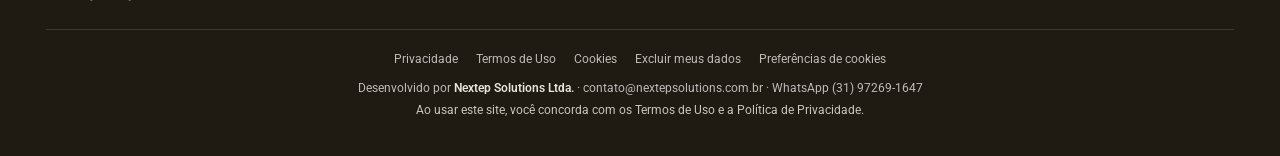
<file: cookies/index.html>
<!DOCTYPE html>
<html lang="pt-BR" class="no-js">
<head>
  <meta charset="UTF-8">
  <meta name="viewport" content="width=device-width, initial-scale=1.0, viewport-fit=cover">

  <title>Política de Cookies | Débora Denúbila</title>
  <meta name="description" content="Categorias de cookies e armazenamento local usados no site e como gerenciar suas preferências.">
  <meta name="robots" content="index, follow">
  <meta name="theme-color" content="#434F47">
  <link rel="canonical" href="https://deboradenubila.adv.br/cookies/">

  <link rel="icon" href="../assets/icons/favicon-32.png" sizes="32x32" type="image/png">
  <link rel="icon" href="../assets/icons/favicon-192.png" sizes="192x192" type="image/png">
  <link rel="apple-touch-icon" href="../assets/icons/favicon-180.png">
  <link rel="manifest" href="../site.webmanifest">

  <link rel="preload" href="../assets/fonts/roboto-latin.woff2" as="font" type="font/woff2" crossorigin>
  <link rel="stylesheet" href="../assets/css/styles.css">
  <link rel="stylesheet" href="../assets/css/legal.css">

  <script>document.documentElement.classList.replace('no-js', 'js');</script>
</head>

<body>
  <a class="skip-link" href="#conteudo">Ir para o conteúdo</a>

  <header class="site-header" data-header>
    <div class="container site-header__inner">
      <a class="brand" href="../index.html" aria-label="Débora Denúbila — voltar ao site">
        <img src="../assets/img/logo-escura.png" width="640" height="199" alt="Débora Denúbila — Advocacia Familiar e Patrimonial">
      </a>
      <a class="legal-back" href="../index.html">Voltar ao site</a>
    </div>
  </header>

  <main class="legal-page" id="conteudo">
    <div class="container legal-page__inner">
      <p class="legal-updated">Atualizado em 24 de novembro de 2026</p>
      <h1>Política de Cookies</h1>
      <p class="legal-intro">Esta Política explica como o site usa cookies e armazenamento local, para que você possa decidir o que permitir.</p>
      
      <section>
        <h2>1. O que são cookies</h2>
        <p>Cookies são pequenos arquivos gravados no navegador. O armazenamento local (localStorage) funciona de forma semelhante, mas não é enviado automaticamente ao servidor a cada visita. Usamos esses recursos para lembrar sua escolha e, se autorizado, medir o uso do site e o resultado de anúncios.</p>
      </section>
      <section>
        <h2>2. Categorias usadas</h2>
        <ul>
          <li><strong>Essenciais (sempre ativos):</strong> guardam sua decisão de consentimento no armazenamento local, na chave <code>debora_cookie_consent_v2</code>. Sem esse registro, o aviso apareceria novamente a cada visita. Não rastreiam você.</li>
          <li><strong>Análise (opcional):</strong> quando você aceita, o Google Tag Manager pode carregar o Google Analytics para medir visitas e interações. Os cookies usuais incluem <code>_ga</code> e <code>_ga_*</code>, com duração definida pela configuração do Google (em geral, até dois anos).</li>
          <li><strong>Marketing (opcional):</strong> quando você aceita, o Pixel da Meta é carregado para medir o resultado de anúncios e permitir a exibição de conteúdo relevante no Facebook e Instagram. Os cookies usuais incluem <code>_fbp</code> e <code>_fbc</code>, definidos pela Meta. Nenhum outro cookie de publicidade é configurado diretamente pelo site.</li>
        </ul>
      </section>
      <section>
        <h2>3. Consentimento</h2>
        <p>No primeiro acesso, mostramos um aviso com as opções “Apenas essenciais” e “Aceitar todos”. Você também pode abrir as preferências detalhadas a qualquer momento. Análise e marketing só são ativados após o seu consentimento.</p>
        <p><a href="../cookies/" data-cookie-preferences>Preferências de cookies</a></p>
      </section>
      <section>
        <h2>4. Como revogar</h2>
        <p>Use o link “Preferências de cookies” no rodapé ou no topo desta página e desmarque as categorias de análise e marketing. Você também pode apagar cookies e armazenamento local nas configurações do navegador. A revogação impede novos carregamentos do Google Tag Manager e do Pixel da Meta; para encerrar imediatamente tags já iniciadas, recarregue a página.</p>
      </section>
      <section>
        <h2>5. Cookies de terceiros</h2>
        <p>O WhatsApp, o Google e a Meta possuem políticas próprias. Ao clicar em links para esses serviços ou consentir com análise/marketing, você passa a estar sujeito às regras dos respectivos provedores.</p>
      </section>
      <section>
        <h2>6. Contato</h2>
        <p>Dúvidas sobre cookies podem ser enviadas pelo WhatsApp <a href="https://wa.me/5531999876858" target="_blank" rel="noopener noreferrer">(31) 99987-6858</a> ou pelo formulário do site.</p>
      </section>
    </div>
  </main>

  <footer class="site-footer">
    <div class="container site-footer__inner">
      <a class="brand brand--footer" href="../index.html" aria-label="Débora Denúbila — voltar ao site">
        <img src="../assets/img/logo-clara.png" width="640" height="199" alt="Débora Denúbila — Advocacia Familiar e Patrimonial" loading="lazy" decoding="async">
      </a>
      <p>&copy; <span data-year>2026</span> Débora Denúbila Advocacia Familiar &amp; Patrimonial. Todos os direitos reservados.</p>
    </div>

    <div class="container legal-footer">
      <nav class="legal-links" aria-label="Links legais">
        <a href="../privacidade/">Privacidade</a>
        <a href="../termos/">Termos de Uso</a>
        <a href="../cookies/">Cookies</a>
        <a href="../excluir-dados/">Excluir meus dados</a>
        <a href="../cookies/" data-cookie-preferences>Preferências de cookies</a>
      </nav>
      <p class="legal-responsible">
        Desenvolvido por <a href="https://nextepsolutions.com.br/" target="_blank" rel="noopener noreferrer"><strong>Nextep Solutions Ltda.</strong></a> ·
        <a href="mailto:contato@nextepsolutions.com.br">contato@nextepsolutions.com.br</a> ·
        WhatsApp <a href="https://wa.me/5531972691647" target="_blank" rel="noopener noreferrer">(31) 97269-1647</a>
      </p>
      <p class="legal-consent">
        Ao usar este site, você concorda com os <a href="../termos/">Termos de Uso</a>
        e a <a href="../privacidade/">Política de Privacidade</a>.
      </p>
    </div>
  </footer>

  <a class="whatsapp" href="https://wa.me/5531999876858?text=Ol%C3%A1%2C%20vim%20do%20site%20e%20gostaria%20de%20mais%20informa%C3%A7%C3%B5es"
     target="_blank" rel="noopener noreferrer" aria-label="Falar no WhatsApp (abre em nova aba)">
    <span class="whatsapp__pulse" aria-hidden="true"></span>
    <svg viewBox="0 0 24 24" aria-hidden="true">
      <path fill="currentColor" d="M19.05 4.91A9.82 9.82 0 0 0 12.04 2C6.58 2 2.13 6.45 2.13 11.91c0 1.75.46 3.45 1.32 4.95L2.05 22l5.25-1.38c1.45.79 3.08 1.21 4.74 1.21 5.46 0 9.91-4.45 9.91-9.91 0-2.65-1.03-5.14-2.9-7.01zM12.04 20.15c-1.48 0-2.93-.4-4.2-1.15l-.3-.18-3.12.82.83-3.04-.2-.31a8.26 8.26 0 0 1-1.26-4.38c0-4.54 3.7-8.24 8.25-8.24 2.2 0 4.27.86 5.82 2.42a8.18 8.18 0 0 1 2.41 5.83c0 4.54-3.7 8.23-8.23 8.23zm4.52-6.16c-.25-.12-1.47-.72-1.69-.81-.23-.08-.39-.12-.56.12-.17.25-.64.81-.79.97-.15.17-.29.19-.54.06-.25-.12-1.05-.39-1.99-1.23-.74-.66-1.23-1.47-1.38-1.72-.14-.25-.02-.38.11-.5.11-.11.25-.29.37-.43.12-.14.17-.25.25-.41.08-.17.04-.31-.02-.43-.06-.12-.56-1.34-.76-1.84-.2-.48-.41-.42-.56-.43h-.48c-.17 0-.43.06-.66.31-.22.25-.86.85-.86 2.07 0 1.22.89 2.4 1.01 2.56.12.17 1.75 2.67 4.23 3.74.59.26 1.05.41 1.41.52.59.19 1.13.16 1.56.1.48-.07 1.47-.6 1.68-1.18.21-.58.21-1.07.14-1.18-.06-.1-.22-.16-.47-.28z"/>
    </svg>
  </a>

  <script src="../assets/js/meta-pixel.js" defer></script>
  <script src="../assets/js/consent.js" defer></script>
  <script src="../assets/js/main.js" defer></script>
</body>
</html>
</file>
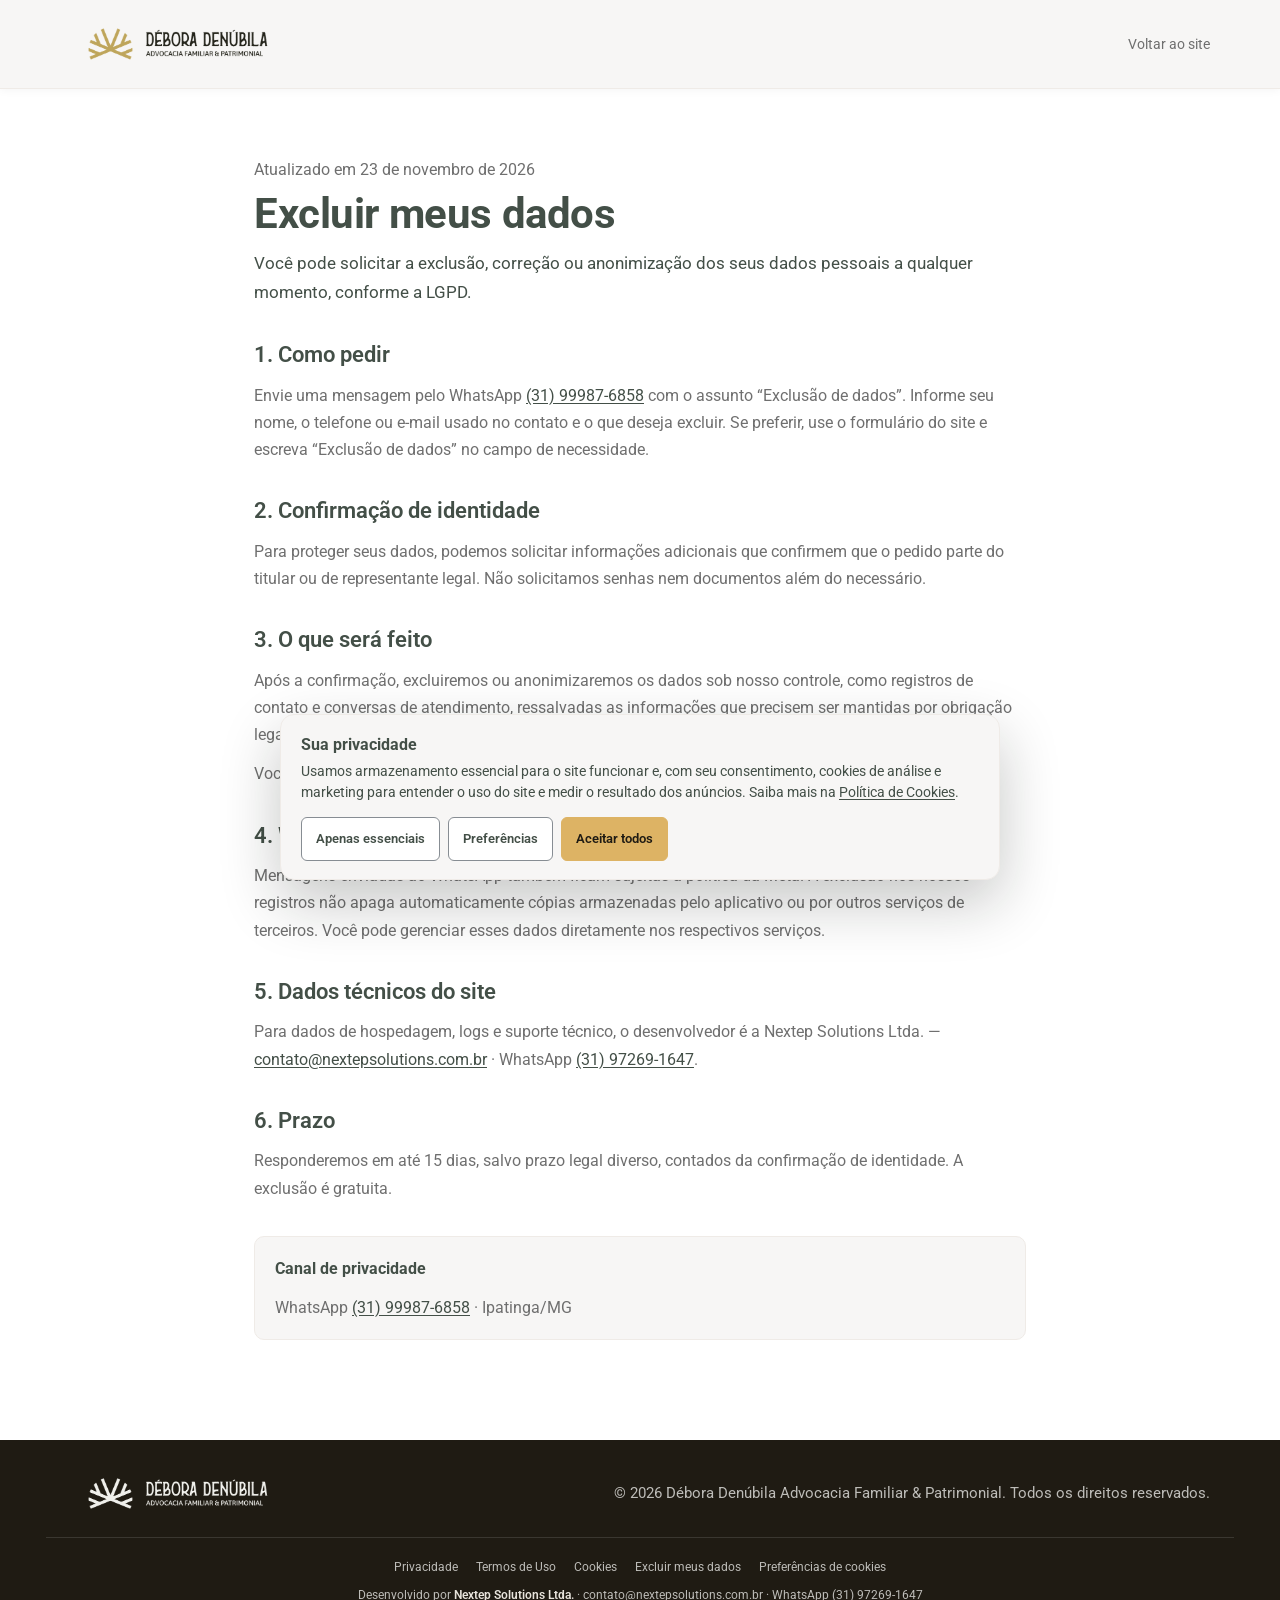
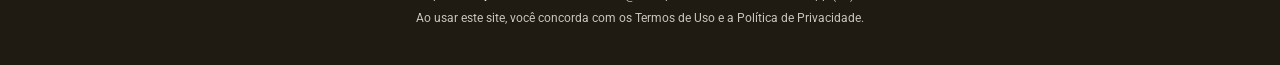
<file: excluir-dados/index.html>
<!DOCTYPE html>
<html lang="pt-BR" class="no-js">
<head>
  <meta charset="UTF-8">
  <meta name="viewport" content="width=device-width, initial-scale=1.0, viewport-fit=cover">

  <title>Excluir meus dados | Débora Denúbila</title>
  <meta name="description" content="Como solicitar a exclusão ou anonimização dos seus dados pessoais.">
  <meta name="robots" content="index, follow">
  <meta name="theme-color" content="#434F47">
  <link rel="canonical" href="https://deboradenubila.adv.br/excluir-dados/">

  <link rel="icon" href="../assets/icons/favicon-32.png" sizes="32x32" type="image/png">
  <link rel="icon" href="../assets/icons/favicon-192.png" sizes="192x192" type="image/png">
  <link rel="apple-touch-icon" href="../assets/icons/favicon-180.png">
  <link rel="manifest" href="../site.webmanifest">

  <link rel="preload" href="../assets/fonts/roboto-latin.woff2" as="font" type="font/woff2" crossorigin>
  <link rel="stylesheet" href="../assets/css/styles.css">
  <link rel="stylesheet" href="../assets/css/legal.css">

  <script>document.documentElement.classList.replace('no-js', 'js');</script>
</head>

<body>
  <a class="skip-link" href="#conteudo">Ir para o conteúdo</a>

  <header class="site-header" data-header>
    <div class="container site-header__inner">
      <a class="brand" href="../index.html" aria-label="Débora Denúbila — voltar ao site">
        <img src="../assets/img/logo-escura.png" width="640" height="199" alt="Débora Denúbila — Advocacia Familiar e Patrimonial">
      </a>
      <a class="legal-back" href="../index.html">Voltar ao site</a>
    </div>
  </header>

  <main class="legal-page" id="conteudo">
    <div class="container legal-page__inner">
      <p class="legal-updated">Atualizado em 23 de novembro de 2026</p>
      <h1>Excluir meus dados</h1>
      <p class="legal-intro">Você pode solicitar a exclusão, correção ou anonimização dos seus dados pessoais a qualquer momento, conforme a LGPD.</p>
      
      <section>
        <h2>1. Como pedir</h2>
        <p>Envie uma mensagem pelo WhatsApp <a href="https://wa.me/5531999876858" target="_blank" rel="noopener noreferrer">(31) 99987-6858</a> com o assunto “Exclusão de dados”. Informe seu nome, o telefone ou e-mail usado no contato e o que deseja excluir. Se preferir, use o formulário do site e escreva “Exclusão de dados” no campo de necessidade.</p>
      </section>
      <section>
        <h2>2. Confirmação de identidade</h2>
        <p>Para proteger seus dados, podemos solicitar informações adicionais que confirmem que o pedido parte do titular ou de representante legal. Não solicitamos senhas nem documentos além do necessário.</p>
      </section>
      <section>
        <h2>3. O que será feito</h2>
        <p>Após a confirmação, excluiremos ou anonimizaremos os dados sob nosso controle, como registros de contato e conversas de atendimento, ressalvadas as informações que precisem ser mantidas por obrigação legal, regulatória, contratual ou para exercício regular de direitos.</p>
        <p>Você será informado sobre o que foi excluído e sobre eventuais retenções justificadas.</p>
      </section>
      <section>
        <h2>4. WhatsApp e serviços de terceiros</h2>
        <p>Mensagens enviadas ao WhatsApp também ficam sujeitas à política da Meta. A exclusão nos nossos registros não apaga automaticamente cópias armazenadas pelo aplicativo ou por outros serviços de terceiros. Você pode gerenciar esses dados diretamente nos respectivos serviços.</p>
      </section>
      <section>
        <h2>5. Dados técnicos do site</h2>
        <p>Para dados de hospedagem, logs e suporte técnico, o desenvolvedor é a Nextep Solutions Ltda. — <a href="mailto:contato@nextepsolutions.com.br">contato@nextepsolutions.com.br</a> · WhatsApp <a href="https://wa.me/5531972691647" target="_blank" rel="noopener noreferrer">(31) 97269-1647</a>.</p>
      </section>
      <section>
        <h2>6. Prazo</h2>
        <p>Responderemos em até 15 dias, salvo prazo legal diverso, contados da confirmação de identidade. A exclusão é gratuita.</p>
      </section>
      <div class="legal-contact">
        <p><strong>Canal de privacidade</strong></p>
        <p>WhatsApp <a href="https://wa.me/5531999876858" target="_blank" rel="noopener noreferrer">(31) 99987-6858</a> · Ipatinga/MG</p>
      </div>
    </div>
  </main>

  <footer class="site-footer">
    <div class="container site-footer__inner">
      <a class="brand brand--footer" href="../index.html" aria-label="Débora Denúbila — voltar ao site">
        <img src="../assets/img/logo-clara.png" width="640" height="199" alt="Débora Denúbila — Advocacia Familiar e Patrimonial" loading="lazy" decoding="async">
      </a>
      <p>&copy; <span data-year>2026</span> Débora Denúbila Advocacia Familiar &amp; Patrimonial. Todos os direitos reservados.</p>
    </div>

    <div class="container legal-footer">
      <nav class="legal-links" aria-label="Links legais">
        <a href="../privacidade/">Privacidade</a>
        <a href="../termos/">Termos de Uso</a>
        <a href="../cookies/">Cookies</a>
        <a href="../excluir-dados/">Excluir meus dados</a>
        <a href="../cookies/" data-cookie-preferences>Preferências de cookies</a>
      </nav>
      <p class="legal-responsible">
        Desenvolvido por <a href="https://nextepsolutions.com.br/" target="_blank" rel="noopener noreferrer"><strong>Nextep Solutions Ltda.</strong></a> ·
        <a href="mailto:contato@nextepsolutions.com.br">contato@nextepsolutions.com.br</a> ·
        WhatsApp <a href="https://wa.me/5531972691647" target="_blank" rel="noopener noreferrer">(31) 97269-1647</a>
      </p>
      <p class="legal-consent">
        Ao usar este site, você concorda com os <a href="../termos/">Termos de Uso</a>
        e a <a href="../privacidade/">Política de Privacidade</a>.
      </p>
    </div>
  </footer>

  <a class="whatsapp" href="https://wa.me/5531999876858?text=Ol%C3%A1%2C%20vim%20do%20site%20e%20gostaria%20de%20mais%20informa%C3%A7%C3%B5es"
     target="_blank" rel="noopener noreferrer" aria-label="Falar no WhatsApp (abre em nova aba)">
    <span class="whatsapp__pulse" aria-hidden="true"></span>
    <svg viewBox="0 0 24 24" aria-hidden="true">
      <path fill="currentColor" d="M19.05 4.91A9.82 9.82 0 0 0 12.04 2C6.58 2 2.13 6.45 2.13 11.91c0 1.75.46 3.45 1.32 4.95L2.05 22l5.25-1.38c1.45.79 3.08 1.21 4.74 1.21 5.46 0 9.91-4.45 9.91-9.91 0-2.65-1.03-5.14-2.9-7.01zM12.04 20.15c-1.48 0-2.93-.4-4.2-1.15l-.3-.18-3.12.82.83-3.04-.2-.31a8.26 8.26 0 0 1-1.26-4.38c0-4.54 3.7-8.24 8.25-8.24 2.2 0 4.27.86 5.82 2.42a8.18 8.18 0 0 1 2.41 5.83c0 4.54-3.7 8.23-8.23 8.23zm4.52-6.16c-.25-.12-1.47-.72-1.69-.81-.23-.08-.39-.12-.56.12-.17.25-.64.81-.79.97-.15.17-.29.19-.54.06-.25-.12-1.05-.39-1.99-1.23-.74-.66-1.23-1.47-1.38-1.72-.14-.25-.02-.38.11-.5.11-.11.25-.29.37-.43.12-.14.17-.25.25-.41.08-.17.04-.31-.02-.43-.06-.12-.56-1.34-.76-1.84-.2-.48-.41-.42-.56-.43h-.48c-.17 0-.43.06-.66.31-.22.25-.86.85-.86 2.07 0 1.22.89 2.4 1.01 2.56.12.17 1.75 2.67 4.23 3.74.59.26 1.05.41 1.41.52.59.19 1.13.16 1.56.1.48-.07 1.47-.6 1.68-1.18.21-.58.21-1.07.14-1.18-.06-.1-.22-.16-.47-.28z"/>
    </svg>
  </a>

  <script src="../assets/js/meta-pixel.js" defer></script>
  <script src="../assets/js/consent.js" defer></script>
  <script src="../assets/js/main.js" defer></script>
</body>
</html>
</file>
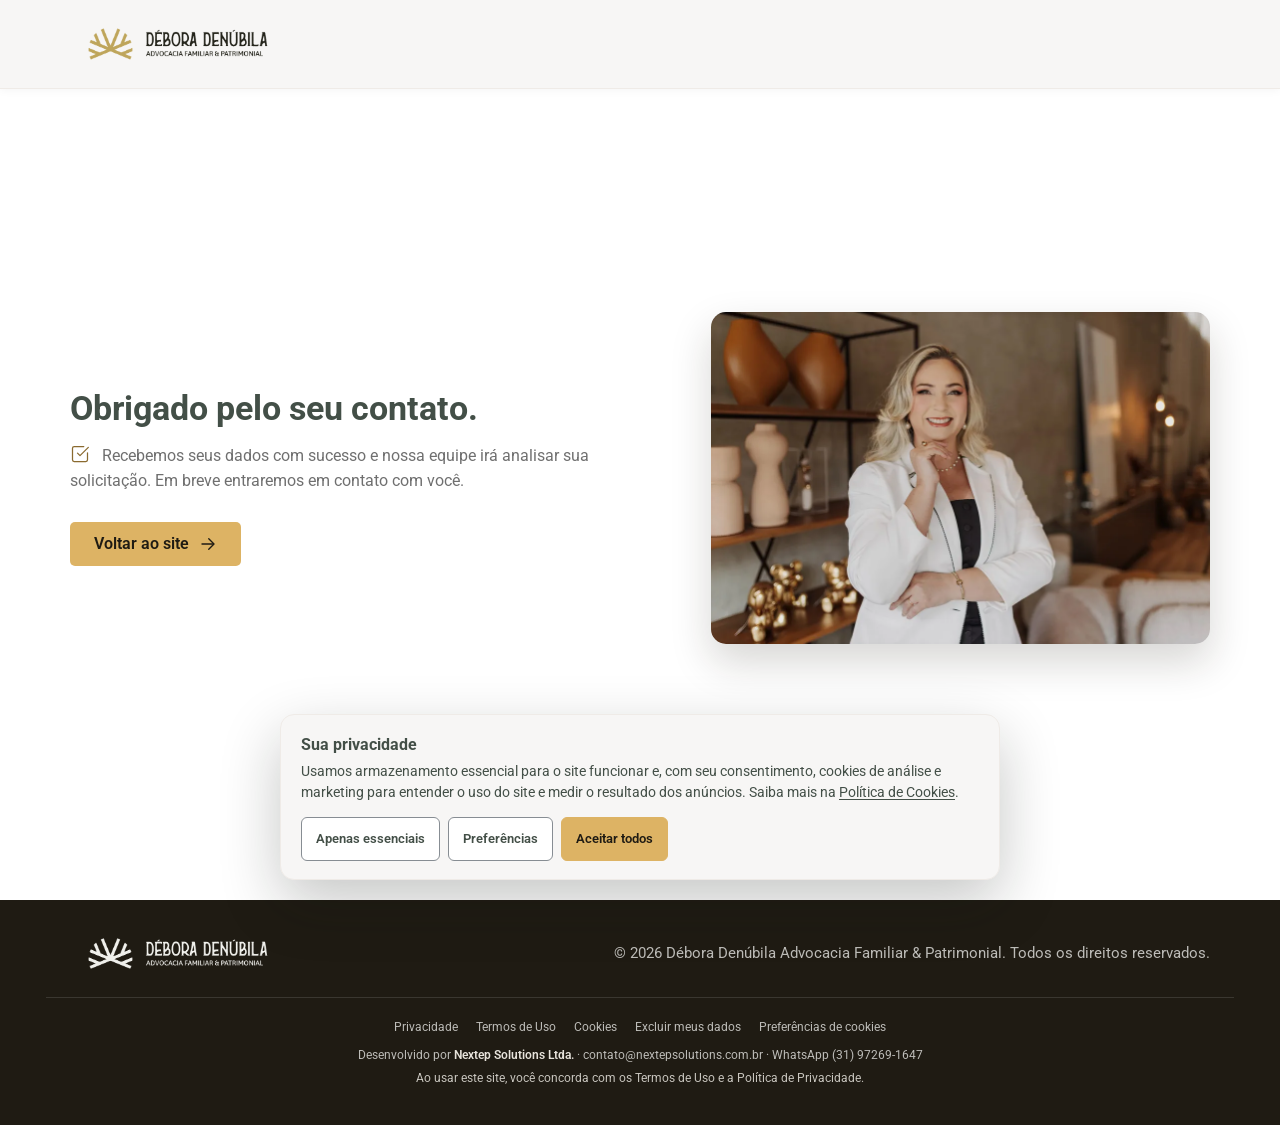
<file: obrigado/index.html>
<!DOCTYPE html>
<html lang="pt-BR" class="no-js">
<head>
  <meta charset="UTF-8">
  <meta name="viewport" content="width=device-width, initial-scale=1.0, viewport-fit=cover">

  <title>Obrigado pelo seu contato | Débora Denúbila</title>
  <meta name="description" content="Recebemos seus dados com sucesso. Em breve a equipe de Débora Denúbila entrará em contato.">
  <meta name="robots" content="noindex, follow">
  <meta name="theme-color" content="#434F47">
  <link rel="canonical" href="https://deboradenubila.adv.br/obrigado/">

  <!-- Ícones -->
  <link rel="icon" href="../assets/icons/favicon-32.png" sizes="32x32" type="image/png">
  <link rel="icon" href="../assets/icons/favicon-192.png" sizes="192x192" type="image/png">
  <link rel="apple-touch-icon" href="../assets/icons/favicon-180.png">
  <link rel="manifest" href="../site.webmanifest">

  <!-- Fontes e estilos -->
  <link rel="preload" href="../assets/fonts/roboto-latin.woff2" as="font" type="font/woff2" crossorigin>
  <link rel="preload" href="../assets/img/obrigado-debora.webp" as="image" type="image/webp">
  <link rel="stylesheet" href="../assets/css/styles.css">
  <link rel="stylesheet" href="../assets/css/legal.css">

  <!-- Marca a presença de JavaScript antes da renderização -->
  <script>document.documentElement.classList.replace('no-js', 'js');</script>

  <!-- Google Tag Manager: carregado por assets/js/consent.js apenas após consentimento de análise. -->
</head>

<body>
  <a class="skip-link" href="#conteudo">Ir para o conteúdo</a>

  <!-- Biblioteca de ícones (SVG inline, sem dependências externas) -->
  <svg class="svg-sprite" xmlns="http://www.w3.org/2000/svg" aria-hidden="true" focusable="false">
    <symbol id="i-arrow-right" viewBox="0 0 24 24">
      <g fill="none" stroke="currentColor" stroke-width="1.8" stroke-linecap="round" stroke-linejoin="round">
        <path d="M4 12h15"/><path d="m13 5 7 7-7 7"/>
      </g>
    </symbol>
    <symbol id="i-check-square" viewBox="0 0 24 24">
      <g fill="none" stroke="currentColor" stroke-width="1.5" stroke-linecap="round" stroke-linejoin="round">
        <path d="M21 10.5V19a2 2 0 0 1-2 2H5a2 2 0 0 1-2-2V5a2 2 0 0 1 2-2h11.5"/>
        <path d="m9 11 3 3L22 4"/>
      </g>
    </symbol>
  </svg>

  <header class="site-header" data-header>
    <div class="container site-header__inner">
      <a class="brand" href="../index.html" aria-label="Débora Denúbila — voltar ao site">
        <img src="../assets/img/logo-escura.png" width="640" height="199" alt="Débora Denúbila — Advocacia Familiar e Patrimonial">
      </a>
    </div>
  </header>

  <main class="thanks" id="conteudo">
    <div class="container thanks__grid">
      <div class="thanks__content" data-reveal>
        <h1 class="thanks__title">Obrigado pelo seu contato.</h1>

        <p class="thanks__lead">
          <svg class="icon" aria-hidden="true"><use href="#i-check-square"></use></svg>
          Recebemos seus dados com sucesso e nossa equipe irá analisar sua solicitação.
          Em breve entraremos em contato com você.
        </p>

        <a class="btn" href="../index.html">
          Voltar ao site
          <svg class="icon" aria-hidden="true"><use href="#i-arrow-right"></use></svg>
        </a>
      </div>

      <div class="thanks__media" data-reveal>
        <picture>
          <source type="image/webp" srcset="../assets/img/obrigado-debora.webp">
          <img src="../assets/img/obrigado-debora.jpg" width="1000" height="667"
               alt="Débora Denúbila sorrindo em seu escritório"
               fetchpriority="high" decoding="async">
        </picture>
      </div>
    </div>
  </main>

  <footer class="site-footer">
    <div class="container site-footer__inner">
      <a class="brand brand--footer" href="../index.html" aria-label="Débora Denúbila — voltar ao site">
        <img src="../assets/img/logo-clara.png" width="640" height="199" alt="Débora Denúbila — Advocacia Familiar e Patrimonial" loading="lazy" decoding="async">
      </a>
      <p>&copy; <span data-year>2026</span> Débora Denúbila Advocacia Familiar &amp; Patrimonial. Todos os direitos reservados.</p>
    </div>

    <div class="container legal-footer">
      <nav class="legal-links" aria-label="Links legais">
        <a href="../privacidade/">Privacidade</a>
        <a href="../termos/">Termos de Uso</a>
        <a href="../cookies/">Cookies</a>
        <a href="../excluir-dados/">Excluir meus dados</a>
        <a href="../cookies/" data-cookie-preferences>Preferências de cookies</a>
      </nav>
      <p class="legal-responsible">
        Desenvolvido por <a href="https://nextepsolutions.com.br/" target="_blank" rel="noopener noreferrer"><strong>Nextep Solutions Ltda.</strong></a> ·
        <a href="mailto:contato@nextepsolutions.com.br">contato@nextepsolutions.com.br</a> ·
        WhatsApp <a href="https://wa.me/5531972691647" target="_blank" rel="noopener noreferrer">(31) 97269-1647</a>
      </p>
      <p class="legal-consent">
        Ao usar este site, você concorda com os <a href="../termos/">Termos de Uso</a>
        e a <a href="../privacidade/">Política de Privacidade</a>.
      </p>
    </div>
  </footer>

  <!-- Botão flutuante do WhatsApp -->
  <a class="whatsapp" href="https://wa.me/5531999876858?text=Ol%C3%A1%2C%20vim%20do%20site%20e%20gostaria%20de%20mais%20informa%C3%A7%C3%B5es"
     target="_blank" rel="noopener noreferrer" aria-label="Falar no WhatsApp (abre em nova aba)">
    <span class="whatsapp__pulse" aria-hidden="true"></span>
    <svg viewBox="0 0 24 24" aria-hidden="true">
      <path fill="currentColor" d="M19.05 4.91A9.82 9.82 0 0 0 12.04 2C6.58 2 2.13 6.45 2.13 11.91c0 1.75.46 3.45 1.32 4.95L2.05 22l5.25-1.38c1.45.79 3.08 1.21 4.74 1.21 5.46 0 9.91-4.45 9.91-9.91 0-2.65-1.03-5.14-2.9-7.01zM12.04 20.15c-1.48 0-2.93-.4-4.2-1.15l-.3-.18-3.12.82.83-3.04-.2-.31a8.26 8.26 0 0 1-1.26-4.38c0-4.54 3.7-8.24 8.25-8.24 2.2 0 4.27.86 5.82 2.42a8.18 8.18 0 0 1 2.41 5.83c0 4.54-3.7 8.23-8.23 8.23zm4.52-6.16c-.25-.12-1.47-.72-1.69-.81-.23-.08-.39-.12-.56.12-.17.25-.64.81-.79.97-.15.17-.29.19-.54.06-.25-.12-1.05-.39-1.99-1.23-.74-.66-1.23-1.47-1.38-1.72-.14-.25-.02-.38.11-.5.11-.11.25-.29.37-.43.12-.14.17-.25.25-.41.08-.17.04-.31-.02-.43-.06-.12-.56-1.34-.76-1.84-.2-.48-.41-.42-.56-.43h-.48c-.17 0-.43.06-.66.31-.22.25-.86.85-.86 2.07 0 1.22.89 2.4 1.01 2.56.12.17 1.75 2.67 4.23 3.74.59.26 1.05.41 1.41.52.59.19 1.13.16 1.56.1.48-.07 1.47-.6 1.68-1.18.21-.58.21-1.07.14-1.18-.06-.1-.22-.16-.47-.28z"/>
    </svg>
  </a>

  <script src="../assets/js/meta-pixel.js" defer></script>
  <script src="../assets/js/consent.js" defer></script>
  <script src="../assets/js/main.js" defer></script>
</body>
</html>
</file>
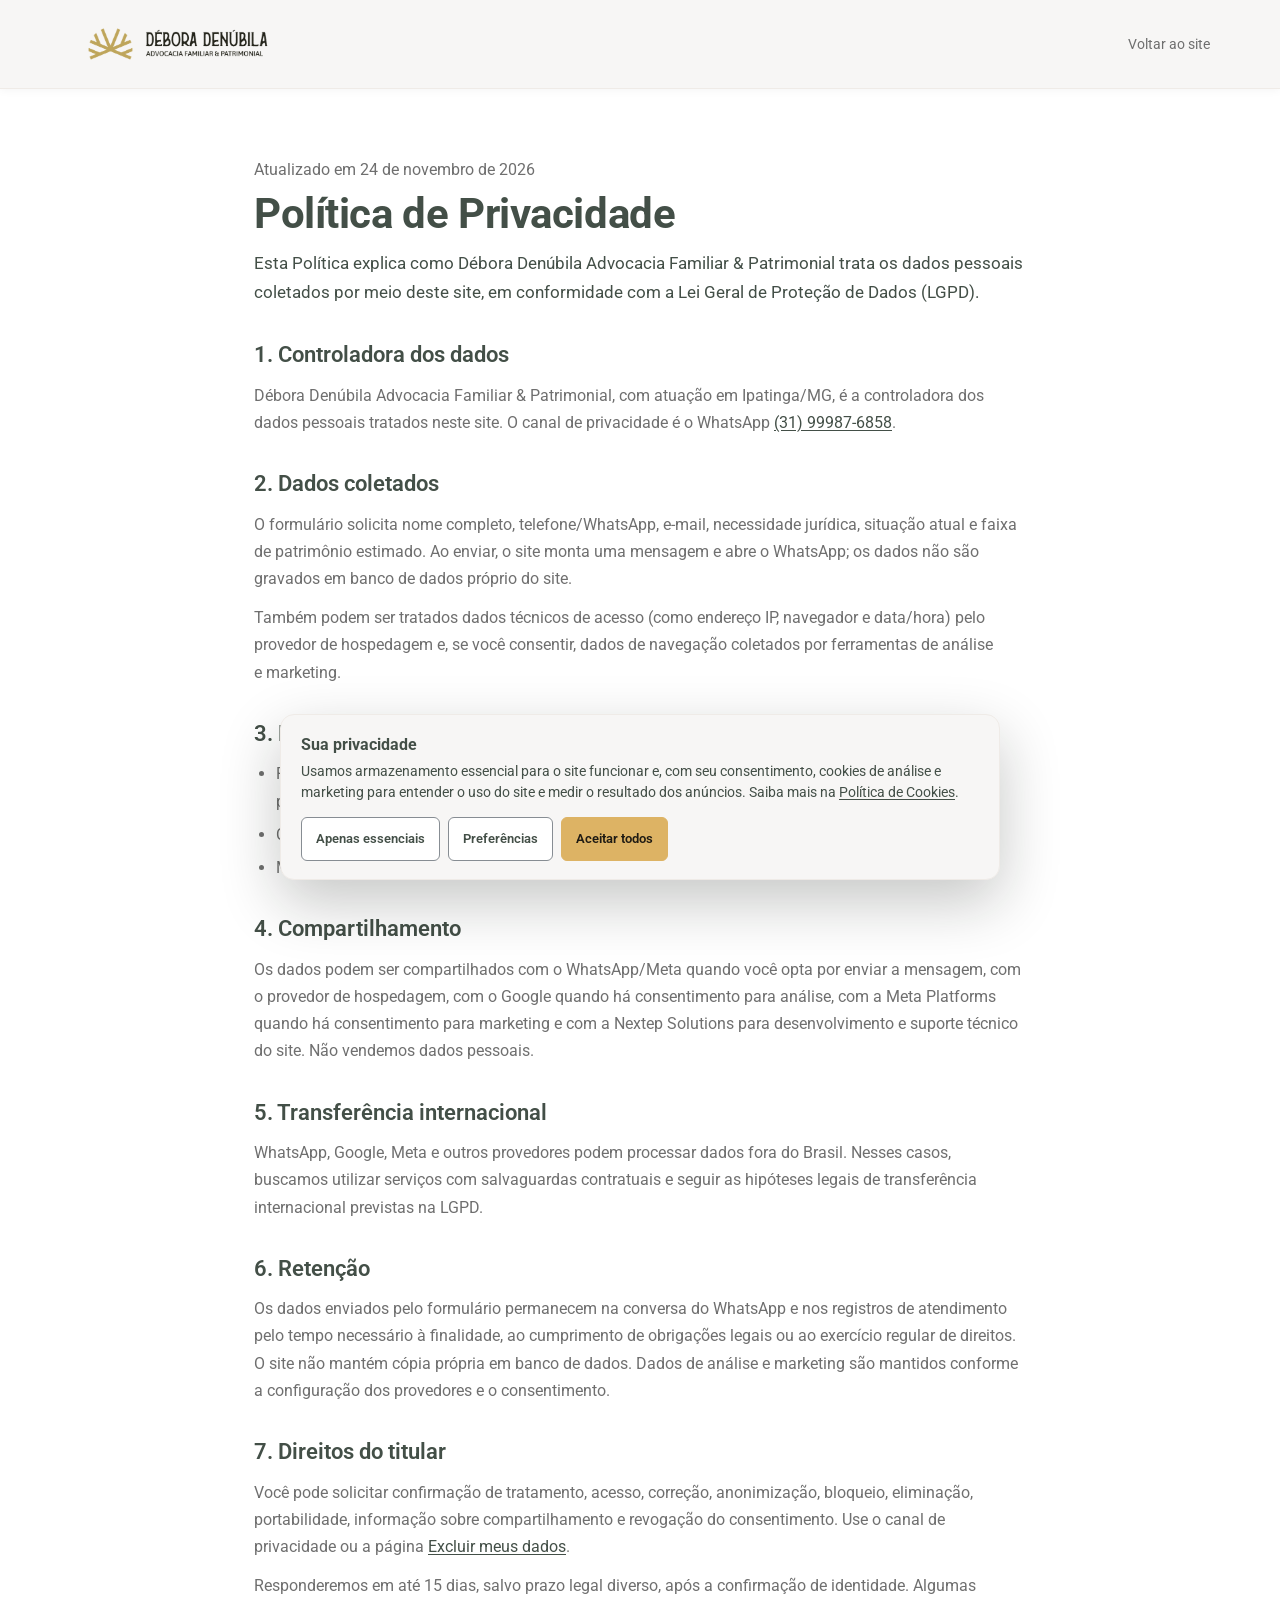
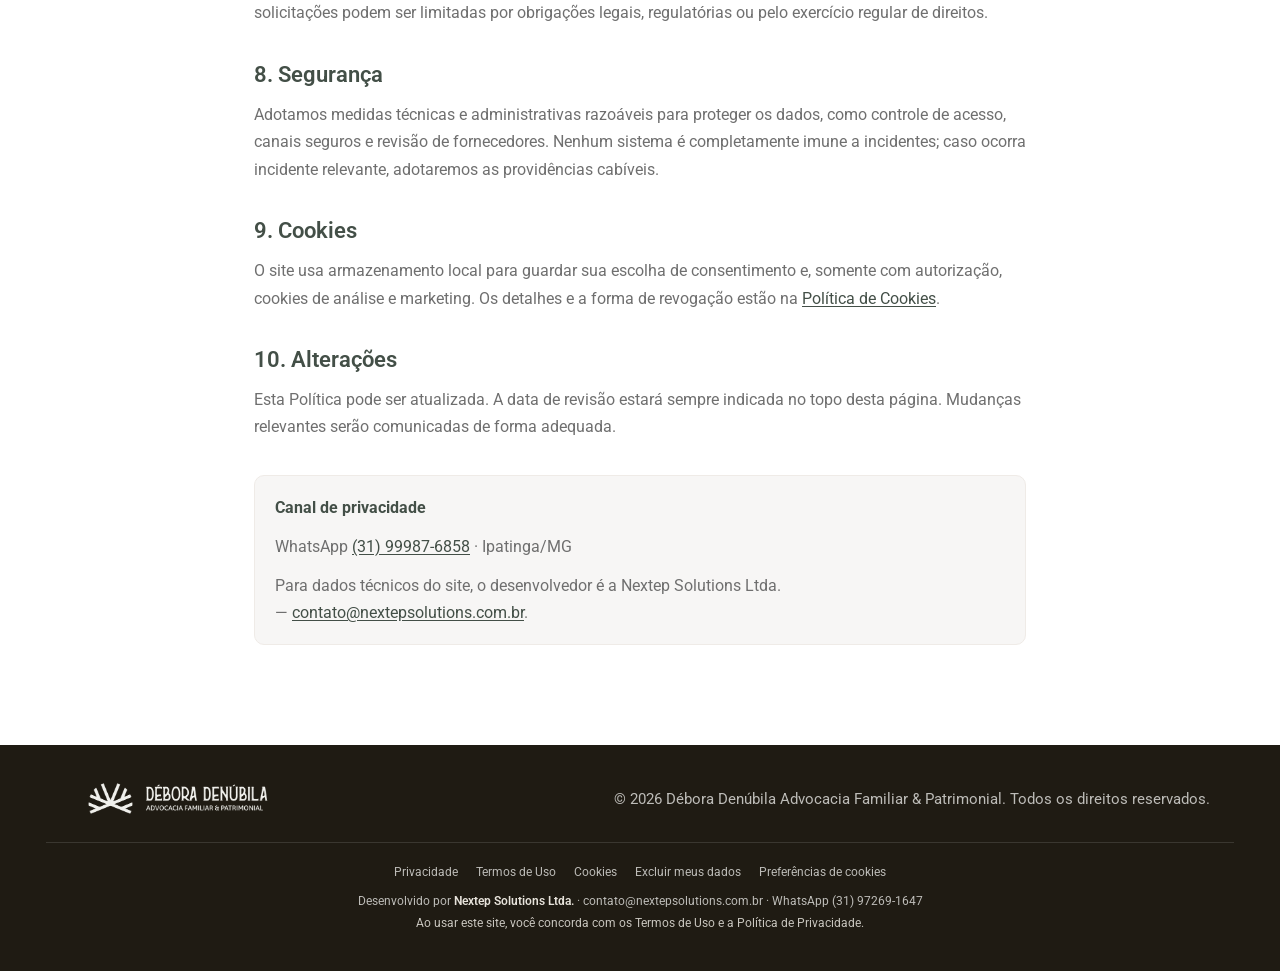
<file: privacidade/index.html>
<!DOCTYPE html>
<html lang="pt-BR" class="no-js">
<head>
  <meta charset="UTF-8">
  <meta name="viewport" content="width=device-width, initial-scale=1.0, viewport-fit=cover">

  <title>Política de Privacidade | Débora Denúbila</title>
  <meta name="description" content="Como os dados enviados pelo site de Débora Denúbila são tratados, armazenados e protegidos.">
  <meta name="robots" content="index, follow">
  <meta name="theme-color" content="#434F47">
  <link rel="canonical" href="https://deboradenubila.adv.br/privacidade/">

  <link rel="icon" href="../assets/icons/favicon-32.png" sizes="32x32" type="image/png">
  <link rel="icon" href="../assets/icons/favicon-192.png" sizes="192x192" type="image/png">
  <link rel="apple-touch-icon" href="../assets/icons/favicon-180.png">
  <link rel="manifest" href="../site.webmanifest">

  <link rel="preload" href="../assets/fonts/roboto-latin.woff2" as="font" type="font/woff2" crossorigin>
  <link rel="stylesheet" href="../assets/css/styles.css">
  <link rel="stylesheet" href="../assets/css/legal.css">

  <script>document.documentElement.classList.replace('no-js', 'js');</script>
</head>

<body>
  <a class="skip-link" href="#conteudo">Ir para o conteúdo</a>

  <header class="site-header" data-header>
    <div class="container site-header__inner">
      <a class="brand" href="../index.html" aria-label="Débora Denúbila — voltar ao site">
        <img src="../assets/img/logo-escura.png" width="640" height="199" alt="Débora Denúbila — Advocacia Familiar e Patrimonial">
      </a>
      <a class="legal-back" href="../index.html">Voltar ao site</a>
    </div>
  </header>

  <main class="legal-page" id="conteudo">
    <div class="container legal-page__inner">
      <p class="legal-updated">Atualizado em 24 de novembro de 2026</p>
      <h1>Política de Privacidade</h1>
      <p class="legal-intro">Esta Política explica como Débora Denúbila Advocacia Familiar & Patrimonial trata os dados pessoais coletados por meio deste site, em conformidade com a Lei Geral de Proteção de Dados (LGPD).</p>
      
      <section>
        <h2>1. Controladora dos dados</h2>
        <p>Débora Denúbila Advocacia Familiar & Patrimonial, com atuação em Ipatinga/MG, é a controladora dos dados pessoais tratados neste site. O canal de privacidade é o WhatsApp <a href="https://wa.me/5531999876858" target="_blank" rel="noopener noreferrer">(31) 99987-6858</a>.</p>
      </section>
      <section>
        <h2>2. Dados coletados</h2>
        <p>O formulário solicita nome completo, telefone/WhatsApp, e-mail, necessidade jurídica, situação atual e faixa de patrimônio estimado. Ao enviar, o site monta uma mensagem e abre o WhatsApp; os dados não são gravados em banco de dados próprio do site.</p>
        <p>Também podem ser tratados dados técnicos de acesso (como endereço IP, navegador e data/hora) pelo provedor de hospedagem e, se você consentir, dados de navegação coletados por ferramentas de análise e marketing.</p>
      </section>
      <section>
        <h2>3. Finalidades e bases legais</h2>
        <ul>
          <li>Responder solicitações de contato e organizar o atendimento inicial — consentimento e procedimentos preliminares à contratação.</li>
          <li>Cumprir obrigações legais, regulatórias e profissionais — obrigação legal ou regulatória.</li>
          <li>Melhorar o site, entender seu uso e medir o resultado de anúncios — consentimento, quando aplicável.</li>
        </ul>
      </section>
      <section>
        <h2>4. Compartilhamento</h2>
        <p>Os dados podem ser compartilhados com o WhatsApp/Meta quando você opta por enviar a mensagem, com o provedor de hospedagem, com o Google quando há consentimento para análise, com a Meta Platforms quando há consentimento para marketing e com a Nextep Solutions para desenvolvimento e suporte técnico do site. Não vendemos dados pessoais.</p>
      </section>
      <section>
        <h2>5. Transferência internacional</h2>
        <p>WhatsApp, Google, Meta e outros provedores podem processar dados fora do Brasil. Nesses casos, buscamos utilizar serviços com salvaguardas contratuais e seguir as hipóteses legais de transferência internacional previstas na LGPD.</p>
      </section>
      <section>
        <h2>6. Retenção</h2>
        <p>Os dados enviados pelo formulário permanecem na conversa do WhatsApp e nos registros de atendimento pelo tempo necessário à finalidade, ao cumprimento de obrigações legais ou ao exercício regular de direitos. O site não mantém cópia própria em banco de dados. Dados de análise e marketing são mantidos conforme a configuração dos provedores e o consentimento.</p>
      </section>
      <section>
        <h2>7. Direitos do titular</h2>
        <p>Você pode solicitar confirmação de tratamento, acesso, correção, anonimização, bloqueio, eliminação, portabilidade, informação sobre compartilhamento e revogação do consentimento. Use o canal de privacidade ou a página <a href="../excluir-dados/">Excluir meus dados</a>.</p>
        <p>Responderemos em até 15 dias, salvo prazo legal diverso, após a confirmação de identidade. Algumas solicitações podem ser limitadas por obrigações legais, regulatórias ou pelo exercício regular de direitos.</p>
      </section>
      <section>
        <h2>8. Segurança</h2>
        <p>Adotamos medidas técnicas e administrativas razoáveis para proteger os dados, como controle de acesso, canais seguros e revisão de fornecedores. Nenhum sistema é completamente imune a incidentes; caso ocorra incidente relevante, adotaremos as providências cabíveis.</p>
      </section>
      <section>
        <h2>9. Cookies</h2>
        <p>O site usa armazenamento local para guardar sua escolha de consentimento e, somente com autorização, cookies de análise e marketing. Os detalhes e a forma de revogação estão na <a href="../cookies/">Política de Cookies</a>.</p>
      </section>
      <section>
        <h2>10. Alterações</h2>
        <p>Esta Política pode ser atualizada. A data de revisão estará sempre indicada no topo desta página. Mudanças relevantes serão comunicadas de forma adequada.</p>
      </section>
      <div class="legal-contact">
        <p><strong>Canal de privacidade</strong></p>
        <p>WhatsApp <a href="https://wa.me/5531999876858" target="_blank" rel="noopener noreferrer">(31) 99987-6858</a> · Ipatinga/MG</p>
        <p>Para dados técnicos do site, o desenvolvedor é a Nextep Solutions Ltda. — <a href="mailto:contato@nextepsolutions.com.br">contato@nextepsolutions.com.br</a>.</p>
      </div>
    </div>
  </main>

  <footer class="site-footer">
    <div class="container site-footer__inner">
      <a class="brand brand--footer" href="../index.html" aria-label="Débora Denúbila — voltar ao site">
        <img src="../assets/img/logo-clara.png" width="640" height="199" alt="Débora Denúbila — Advocacia Familiar e Patrimonial" loading="lazy" decoding="async">
      </a>
      <p>&copy; <span data-year>2026</span> Débora Denúbila Advocacia Familiar &amp; Patrimonial. Todos os direitos reservados.</p>
    </div>

    <div class="container legal-footer">
      <nav class="legal-links" aria-label="Links legais">
        <a href="../privacidade/">Privacidade</a>
        <a href="../termos/">Termos de Uso</a>
        <a href="../cookies/">Cookies</a>
        <a href="../excluir-dados/">Excluir meus dados</a>
        <a href="../cookies/" data-cookie-preferences>Preferências de cookies</a>
      </nav>
      <p class="legal-responsible">
        Desenvolvido por <a href="https://nextepsolutions.com.br/" target="_blank" rel="noopener noreferrer"><strong>Nextep Solutions Ltda.</strong></a> ·
        <a href="mailto:contato@nextepsolutions.com.br">contato@nextepsolutions.com.br</a> ·
        WhatsApp <a href="https://wa.me/5531972691647" target="_blank" rel="noopener noreferrer">(31) 97269-1647</a>
      </p>
      <p class="legal-consent">
        Ao usar este site, você concorda com os <a href="../termos/">Termos de Uso</a>
        e a <a href="../privacidade/">Política de Privacidade</a>.
      </p>
    </div>
  </footer>

  <a class="whatsapp" href="https://wa.me/5531999876858?text=Ol%C3%A1%2C%20vim%20do%20site%20e%20gostaria%20de%20mais%20informa%C3%A7%C3%B5es"
     target="_blank" rel="noopener noreferrer" aria-label="Falar no WhatsApp (abre em nova aba)">
    <span class="whatsapp__pulse" aria-hidden="true"></span>
    <svg viewBox="0 0 24 24" aria-hidden="true">
      <path fill="currentColor" d="M19.05 4.91A9.82 9.82 0 0 0 12.04 2C6.58 2 2.13 6.45 2.13 11.91c0 1.75.46 3.45 1.32 4.95L2.05 22l5.25-1.38c1.45.79 3.08 1.21 4.74 1.21 5.46 0 9.91-4.45 9.91-9.91 0-2.65-1.03-5.14-2.9-7.01zM12.04 20.15c-1.48 0-2.93-.4-4.2-1.15l-.3-.18-3.12.82.83-3.04-.2-.31a8.26 8.26 0 0 1-1.26-4.38c0-4.54 3.7-8.24 8.25-8.24 2.2 0 4.27.86 5.82 2.42a8.18 8.18 0 0 1 2.41 5.83c0 4.54-3.7 8.23-8.23 8.23zm4.52-6.16c-.25-.12-1.47-.72-1.69-.81-.23-.08-.39-.12-.56.12-.17.25-.64.81-.79.97-.15.17-.29.19-.54.06-.25-.12-1.05-.39-1.99-1.23-.74-.66-1.23-1.47-1.38-1.72-.14-.25-.02-.38.11-.5.11-.11.25-.29.37-.43.12-.14.17-.25.25-.41.08-.17.04-.31-.02-.43-.06-.12-.56-1.34-.76-1.84-.2-.48-.41-.42-.56-.43h-.48c-.17 0-.43.06-.66.31-.22.25-.86.85-.86 2.07 0 1.22.89 2.4 1.01 2.56.12.17 1.75 2.67 4.23 3.74.59.26 1.05.41 1.41.52.59.19 1.13.16 1.56.1.48-.07 1.47-.6 1.68-1.18.21-.58.21-1.07.14-1.18-.06-.1-.22-.16-.47-.28z"/>
    </svg>
  </a>

  <script src="../assets/js/meta-pixel.js" defer></script>
  <script src="../assets/js/consent.js" defer></script>
  <script src="../assets/js/main.js" defer></script>
</body>
</html>
</file>
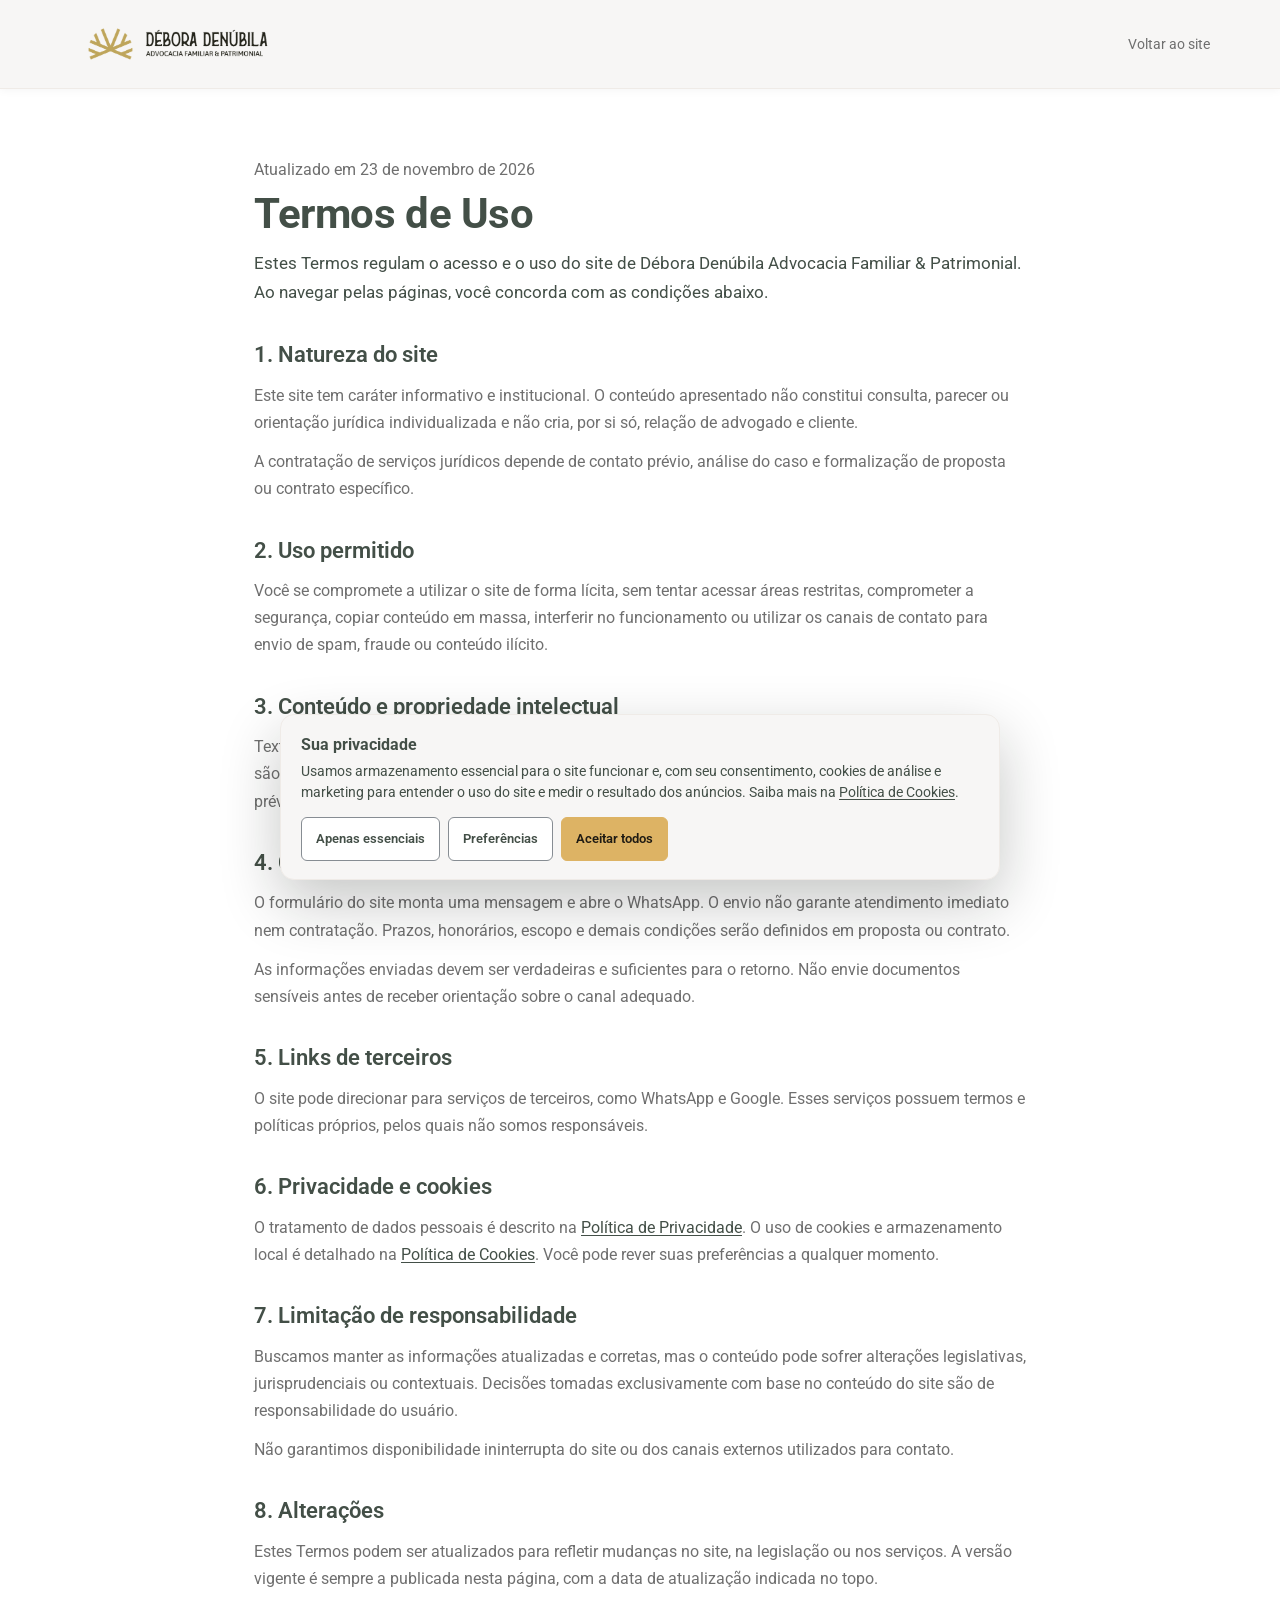
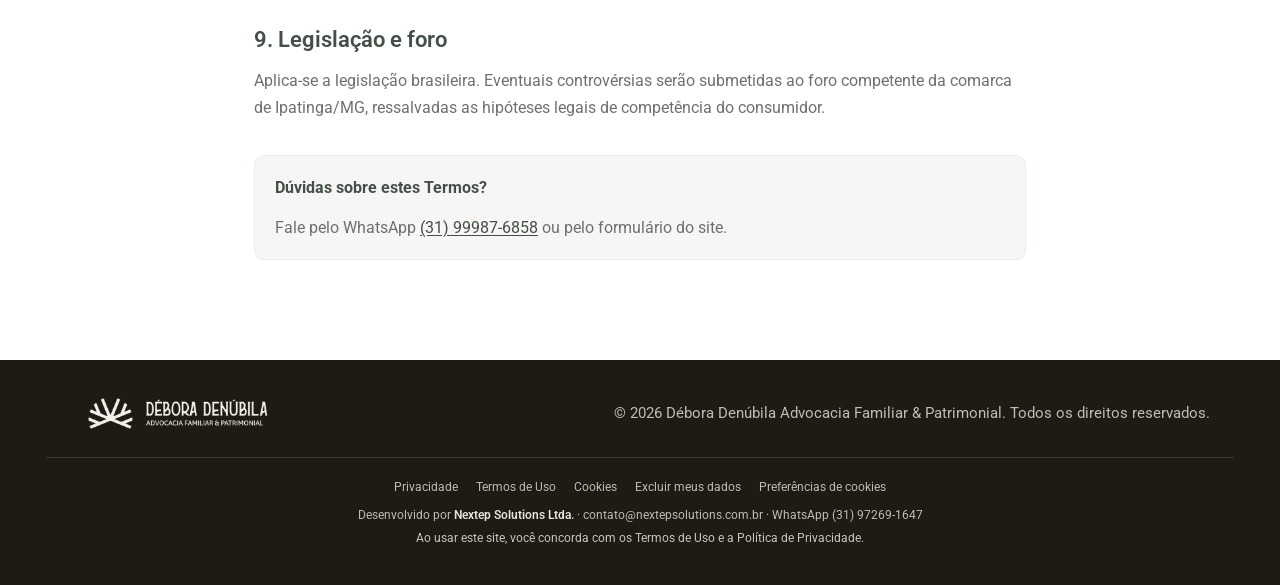
<file: termos/index.html>
<!DOCTYPE html>
<html lang="pt-BR" class="no-js">
<head>
  <meta charset="UTF-8">
  <meta name="viewport" content="width=device-width, initial-scale=1.0, viewport-fit=cover">

  <title>Termos de Uso | Débora Denúbila</title>
  <meta name="description" content="Condições de uso do site de Débora Denúbila Advocacia Familiar & Patrimonial.">
  <meta name="robots" content="index, follow">
  <meta name="theme-color" content="#434F47">
  <link rel="canonical" href="https://deboradenubila.adv.br/termos/">

  <link rel="icon" href="../assets/icons/favicon-32.png" sizes="32x32" type="image/png">
  <link rel="icon" href="../assets/icons/favicon-192.png" sizes="192x192" type="image/png">
  <link rel="apple-touch-icon" href="../assets/icons/favicon-180.png">
  <link rel="manifest" href="../site.webmanifest">

  <link rel="preload" href="../assets/fonts/roboto-latin.woff2" as="font" type="font/woff2" crossorigin>
  <link rel="stylesheet" href="../assets/css/styles.css">
  <link rel="stylesheet" href="../assets/css/legal.css">

  <script>document.documentElement.classList.replace('no-js', 'js');</script>
</head>

<body>
  <a class="skip-link" href="#conteudo">Ir para o conteúdo</a>

  <header class="site-header" data-header>
    <div class="container site-header__inner">
      <a class="brand" href="../index.html" aria-label="Débora Denúbila — voltar ao site">
        <img src="../assets/img/logo-escura.png" width="640" height="199" alt="Débora Denúbila — Advocacia Familiar e Patrimonial">
      </a>
      <a class="legal-back" href="../index.html">Voltar ao site</a>
    </div>
  </header>

  <main class="legal-page" id="conteudo">
    <div class="container legal-page__inner">
      <p class="legal-updated">Atualizado em 23 de novembro de 2026</p>
      <h1>Termos de Uso</h1>
      <p class="legal-intro">Estes Termos regulam o acesso e o uso do site de Débora Denúbila Advocacia Familiar & Patrimonial. Ao navegar pelas páginas, você concorda com as condições abaixo.</p>
      
      <section>
        <h2>1. Natureza do site</h2>
        <p>Este site tem caráter informativo e institucional. O conteúdo apresentado não constitui consulta, parecer ou orientação jurídica individualizada e não cria, por si só, relação de advogado e cliente.</p>
        <p>A contratação de serviços jurídicos depende de contato prévio, análise do caso e formalização de proposta ou contrato específico.</p>
      </section>
      <section>
        <h2>2. Uso permitido</h2>
        <p>Você se compromete a utilizar o site de forma lícita, sem tentar acessar áreas restritas, comprometer a segurança, copiar conteúdo em massa, interferir no funcionamento ou utilizar os canais de contato para envio de spam, fraude ou conteúdo ilícito.</p>
      </section>
      <section>
        <h2>3. Conteúdo e propriedade intelectual</h2>
        <p>Textos, marcas, logotipos, fotografias, layout e demais elementos do site pertencem a Débora Denúbila ou são utilizados com autorização. É vedada a reprodução, distribuição ou modificação sem consentimento prévio, ressalvadas as hipóteses legais.</p>
      </section>
      <section>
        <h2>4. Contato e contratação</h2>
        <p>O formulário do site monta uma mensagem e abre o WhatsApp. O envio não garante atendimento imediato nem contratação. Prazos, honorários, escopo e demais condições serão definidos em proposta ou contrato.</p>
        <p>As informações enviadas devem ser verdadeiras e suficientes para o retorno. Não envie documentos sensíveis antes de receber orientação sobre o canal adequado.</p>
      </section>
      <section>
        <h2>5. Links de terceiros</h2>
        <p>O site pode direcionar para serviços de terceiros, como WhatsApp e Google. Esses serviços possuem termos e políticas próprios, pelos quais não somos responsáveis.</p>
      </section>
      <section>
        <h2>6. Privacidade e cookies</h2>
        <p>O tratamento de dados pessoais é descrito na <a href="../privacidade/">Política de Privacidade</a>. O uso de cookies e armazenamento local é detalhado na <a href="../cookies/">Política de Cookies</a>. Você pode rever suas preferências a qualquer momento.</p>
      </section>
      <section>
        <h2>7. Limitação de responsabilidade</h2>
        <p>Buscamos manter as informações atualizadas e corretas, mas o conteúdo pode sofrer alterações legislativas, jurisprudenciais ou contextuais. Decisões tomadas exclusivamente com base no conteúdo do site são de responsabilidade do usuário.</p>
        <p>Não garantimos disponibilidade ininterrupta do site ou dos canais externos utilizados para contato.</p>
      </section>
      <section>
        <h2>8. Alterações</h2>
        <p>Estes Termos podem ser atualizados para refletir mudanças no site, na legislação ou nos serviços. A versão vigente é sempre a publicada nesta página, com a data de atualização indicada no topo.</p>
      </section>
      <section>
        <h2>9. Legislação e foro</h2>
        <p>Aplica-se a legislação brasileira. Eventuais controvérsias serão submetidas ao foro competente da comarca de Ipatinga/MG, ressalvadas as hipóteses legais de competência do consumidor.</p>
      </section>
      <div class="legal-contact">
        <p><strong>Dúvidas sobre estes Termos?</strong></p>
        <p>Fale pelo WhatsApp <a href="https://wa.me/5531999876858" target="_blank" rel="noopener noreferrer">(31) 99987-6858</a> ou pelo formulário do site.</p>
      </div>
    </div>
  </main>

  <footer class="site-footer">
    <div class="container site-footer__inner">
      <a class="brand brand--footer" href="../index.html" aria-label="Débora Denúbila — voltar ao site">
        <img src="../assets/img/logo-clara.png" width="640" height="199" alt="Débora Denúbila — Advocacia Familiar e Patrimonial" loading="lazy" decoding="async">
      </a>
      <p>&copy; <span data-year>2026</span> Débora Denúbila Advocacia Familiar &amp; Patrimonial. Todos os direitos reservados.</p>
    </div>

    <div class="container legal-footer">
      <nav class="legal-links" aria-label="Links legais">
        <a href="../privacidade/">Privacidade</a>
        <a href="../termos/">Termos de Uso</a>
        <a href="../cookies/">Cookies</a>
        <a href="../excluir-dados/">Excluir meus dados</a>
        <a href="../cookies/" data-cookie-preferences>Preferências de cookies</a>
      </nav>
      <p class="legal-responsible">
        Desenvolvido por <a href="https://nextepsolutions.com.br/" target="_blank" rel="noopener noreferrer"><strong>Nextep Solutions Ltda.</strong></a> ·
        <a href="mailto:contato@nextepsolutions.com.br">contato@nextepsolutions.com.br</a> ·
        WhatsApp <a href="https://wa.me/5531972691647" target="_blank" rel="noopener noreferrer">(31) 97269-1647</a>
      </p>
      <p class="legal-consent">
        Ao usar este site, você concorda com os <a href="../termos/">Termos de Uso</a>
        e a <a href="../privacidade/">Política de Privacidade</a>.
      </p>
    </div>
  </footer>

  <a class="whatsapp" href="https://wa.me/5531999876858?text=Ol%C3%A1%2C%20vim%20do%20site%20e%20gostaria%20de%20mais%20informa%C3%A7%C3%B5es"
     target="_blank" rel="noopener noreferrer" aria-label="Falar no WhatsApp (abre em nova aba)">
    <span class="whatsapp__pulse" aria-hidden="true"></span>
    <svg viewBox="0 0 24 24" aria-hidden="true">
      <path fill="currentColor" d="M19.05 4.91A9.82 9.82 0 0 0 12.04 2C6.58 2 2.13 6.45 2.13 11.91c0 1.75.46 3.45 1.32 4.95L2.05 22l5.25-1.38c1.45.79 3.08 1.21 4.74 1.21 5.46 0 9.91-4.45 9.91-9.91 0-2.65-1.03-5.14-2.9-7.01zM12.04 20.15c-1.48 0-2.93-.4-4.2-1.15l-.3-.18-3.12.82.83-3.04-.2-.31a8.26 8.26 0 0 1-1.26-4.38c0-4.54 3.7-8.24 8.25-8.24 2.2 0 4.27.86 5.82 2.42a8.18 8.18 0 0 1 2.41 5.83c0 4.54-3.7 8.23-8.23 8.23zm4.52-6.16c-.25-.12-1.47-.72-1.69-.81-.23-.08-.39-.12-.56.12-.17.25-.64.81-.79.97-.15.17-.29.19-.54.06-.25-.12-1.05-.39-1.99-1.23-.74-.66-1.23-1.47-1.38-1.72-.14-.25-.02-.38.11-.5.11-.11.25-.29.37-.43.12-.14.17-.25.25-.41.08-.17.04-.31-.02-.43-.06-.12-.56-1.34-.76-1.84-.2-.48-.41-.42-.56-.43h-.48c-.17 0-.43.06-.66.31-.22.25-.86.85-.86 2.07 0 1.22.89 2.4 1.01 2.56.12.17 1.75 2.67 4.23 3.74.59.26 1.05.41 1.41.52.59.19 1.13.16 1.56.1.48-.07 1.47-.6 1.68-1.18.21-.58.21-1.07.14-1.18-.06-.1-.22-.16-.47-.28z"/>
    </svg>
  </a>

  <script src="../assets/js/meta-pixel.js" defer></script>
  <script src="../assets/js/consent.js" defer></script>
  <script src="../assets/js/main.js" defer></script>
</body>
</html>
</file>
<file: assets/css/styles.css>
/* ==========================================================================
   Débora Denúbila — Advocacia Familiar & Patrimonial
   styles.css
   --------------------------------------------------------------------------
   ÍNDICE
   01. Tokens (cores, tipografia, espaçamentos)
   02. Reset e base
   03. Utilitários (container, ícones, botões)
   04. Header
   05. Hero
   06. Seções e cards
   07. Método
   08. Sobre
   09. Formulário
   10. Encerramento
   11. Footer
   12. WhatsApp flutuante
   13. Animações de entrada
   14. Responsivo
   15. Acessibilidade / movimento reduzido / impressão
   ========================================================================== */

/* ==========================================================================
   00. Fonte (Roboto variável, hospedada localmente)
   ========================================================================== */
@font-face {
  font-family: "Roboto";
  src: url("../fonts/roboto-latin.woff2") format("woff2");
  font-weight: 100 900;
  font-style: normal;
  font-display: swap;
}

/* ==========================================================================
   01. Tokens
   ========================================================================== */
:root {
  /* Cores da marca */
  --brand: #434F47;
  --brand-deep: #40544A;
  --brand-soft: #4D5850;
  --brand-soft-hover: #56615A;
  --brand-line: #67716A;

  --gold: #DDB364;
  --gold-deep: #C9A35B;
  --gold-text: #8A6A2F;  /* texto pequeno com contraste AA em fundos claros */
  --gold-title: #A67C33; /* display grande com contraste AA (texto grande) */

  --cream: #F8F7F6;
  --paper: #F7F6F5;
  --ivory: #FFFEFC;
  --ink: #1F1B13;

  /* Texto */
  --text: #434F47;
  --muted: #6F6F6F;
  --muted-light: #CBCFDC;
  --muted-soft: #CDCFCE;
  --muted-footer: #BDBCB8;

  /* Linhas e superfícies */
  --line: #EFEBE7;
  --line-soft: #F1F0ED;
  --field-border: #878D93;
  --placeholder: #6B7075;
  --sage-bg: #EDF0EE;
  --sage-line: #D8E2E4;
  --sky: #9FBDD9;
  --whatsapp: #25D366;

  /* Tipografia */
  --font: "Roboto", -apple-system, BlinkMacSystemFont, "Segoe UI", Arial, sans-serif;

  /* Layout */
  --container: 1140px;
  --gutter: 24px;
  --header-h: 88px;
  --section-y: 100px;
  --radius: 20px;
  --radius-sm: 10px;

  /* Movimento */
  --ease-out: cubic-bezier(.22, 1, .36, 1);
}

/* ==========================================================================
   02. Reset e base
   ========================================================================== */
*,
*::before,
*::after {
  box-sizing: border-box;
}

html {
  -webkit-text-size-adjust: 100%;
  scroll-behavior: smooth;
  scroll-padding-top: calc(var(--header-h) + 16px);
}

body {
  margin: 0;
  font-family: var(--font);
  font-size: 16px;
  line-height: 1.5;
  color: var(--text);
  background: #fff;
  overflow-x: hidden;
  caret-color: var(--brand);
  -webkit-font-smoothing: antialiased;
  text-rendering: optimizeLegibility;
}

h1,
h2,
h3 {
  text-wrap: balance;
}

p {
  text-wrap: pretty;
}

img,
svg,
picture {
  display: block;
  max-width: 100%;
}

img {
  height: auto;
}

h1,
h2,
h3,
p,
ul,
ol,
dl,
dd,
figure {
  margin: 0;
}

ul,
ol {
  padding: 0;
  list-style: none;
}

a {
  color: inherit;
  text-decoration: none;
}

button,
input,
select,
textarea {
  font: inherit;
  color: inherit;
}

button {
  cursor: pointer;
}

::selection {
  background: var(--gold);
  color: var(--brand);
}

@supports (scrollbar-color: auto) {
  html {
    scrollbar-color: #9CA69F #F1F0ED;
    scrollbar-width: thin;
  }
}

/* ==========================================================================
   03. Utilitários
   ========================================================================== */
.container {
  width: 100%;
  max-width: calc(var(--container) + (var(--gutter) * 2));
  margin-inline: auto;
  padding-inline: var(--gutter);
}

.svg-sprite {
  position: absolute;
  width: 0;
  height: 0;
  overflow: hidden;
}

.sr-only {
  position: absolute;
  width: 1px;
  height: 1px;
  padding: 0;
  margin: -1px;
  overflow: hidden;
  clip: rect(0, 0, 0, 0);
  white-space: nowrap;
  border: 0;
}

/* Sem JS, os dois destaques ficam empilhados e os controles somem. */
.no-js .hero__controls {
  display: none;
}

.no-js .hero__slide + .hero__slide {
  margin-top: 64px;
}

.icon {
  width: 1.15em;
  height: 1.15em;
  flex: none;
  fill: none;
}

.skip-link {
  position: fixed;
  top: 8px;
  left: 8px;
  z-index: 200;
  padding: 10px 16px;
  border-radius: 6px;
  background: var(--brand);
  color: #fff;
  font-weight: 600;
  transform: translateY(-150%);
  transition: transform .2s ease;
}

.skip-link:focus {
  transform: translateY(0);
}

:focus-visible {
  outline: 2px solid var(--gold-text);
  outline-offset: 3px;
}

/* Em superfícies escuras o ouro claro tem melhor contraste. */
.section--dark :focus-visible,
.section--form :focus-visible,
.site-footer :focus-visible {
  outline-color: var(--gold);
}

.btn:focus-visible {
  outline-color: var(--brand);
}

/* Seções recebem foco via JS após a navegação móvel; o deslocamento já é o feedback. */
main > section:focus {
  outline: none;
}

/* Botões ------------------------------------------------------------------ */
.btn {
  display: inline-flex;
  align-items: center;
  justify-content: center;
  gap: 10px;
  min-height: 44px;
  padding: 12px 24px;
  border: 0;
  border-radius: 5px;
  background: var(--gold);
  color: var(--ink);
  font-size: 16px;
  font-weight: 600;
  line-height: 1;
  text-align: center;
  transition: background-color .2s ease, transform .2s var(--ease-out), box-shadow .2s ease;
}

.btn:hover {
  background: var(--gold-deep);
  transform: translateY(-1px);
  box-shadow: 0 6px 16px rgba(31, 27, 19, .16);
}

.btn:active {
  transform: translateY(0);
  box-shadow: none;
}

.btn .icon {
  width: 18px;
  height: 18px;
  transition: transform .2s var(--ease-out);
}

.btn:hover .icon {
  transform: translateX(3px);
}

.btn--sm {
  min-height: 44px;
  padding: 12px 24px;
  font-size: 15px;
  font-weight: 600;
}

.btn:disabled {
  opacity: .6;
  cursor: not-allowed;
  transform: none;
  box-shadow: none;
}

.site-header .btn {
  white-space: nowrap;
}

.btn--block {
  width: 100%;
  min-height: 48px;
  margin-top: 4px;
}

/* ==========================================================================
   04. Header
   ========================================================================== */
.site-header {
  position: fixed;
  inset: 0 0 auto;
  z-index: 100;
  background: rgba(247, 246, 245, .97);
  border-bottom: 1px solid var(--line);
  box-shadow: 0 0 10px rgba(0, 0, 0, .06);
  backdrop-filter: saturate(140%) blur(8px);
  transition: box-shadow .25s ease;
}

.site-header.is-scrolled {
  box-shadow: 0 6px 24px rgba(31, 27, 19, .10);
}

.site-header__inner {
  display: flex;
  align-items: center;
  justify-content: space-between;
  gap: 24px;
  min-height: var(--header-h);
}

.brand {
  display: inline-flex;
  flex: none;
}

.brand img {
  width: 216px;
  height: auto;
}

.site-header__actions {
  display: flex;
  align-items: center;
  gap: 44px;
}

.nav {
  display: flex;
  align-items: center;
  gap: 30px;
  font-size: 15px;
}

.nav a {
  position: relative;
  padding: 4px 0;
  color: var(--brand);
  transition: color .2s ease;
}

.nav a::after {
  content: "";
  position: absolute;
  left: 0;
  right: 0;
  bottom: 0;
  height: 1px;
  background: var(--gold-deep);
  transform: scaleX(0);
  transform-origin: left;
  transition: transform .25s var(--ease-out);
}

.nav a:hover,
.nav a.is-active {
  color: var(--gold-text);
}

.nav a:hover::after,
.nav a.is-active::after {
  transform: scaleX(1);
}

/* Menu móvel (disclosure) ------------------------------------------------ */
.menu-toggle {
  display: none;
  place-items: center;
  width: 44px;
  height: 44px;
  padding: 0;
  border: 1px solid var(--line);
  border-radius: 10px;
  background: transparent;
  color: var(--brand);
  transition: background-color .2s ease, border-color .2s ease;
}

.menu-toggle:hover {
  border-color: var(--field-border);
  background: var(--sage-bg);
}

.menu-toggle__bars {
  position: relative;
  display: block;
  width: 20px;
  height: 14px;
}

.menu-toggle__bars span {
  position: absolute;
  left: 0;
  width: 100%;
  height: 2px;
  border-radius: 2px;
  background: currentColor;
  transition: transform .25s var(--ease-out), opacity .15s ease, top .25s var(--ease-out);
}

.menu-toggle__bars span:nth-child(1) { top: 0; }
.menu-toggle__bars span:nth-child(2) { top: 6px; }
.menu-toggle__bars span:nth-child(3) { top: 12px; }

.site-header.is-menu-open .menu-toggle__bars span:nth-child(1) {
  top: 6px;
  transform: rotate(45deg);
}

.site-header.is-menu-open .menu-toggle__bars span:nth-child(2) {
  opacity: 0;
}

.site-header.is-menu-open .menu-toggle__bars span:nth-child(3) {
  top: 6px;
  transform: rotate(-45deg);
}

.mobile-menu {
  position: absolute;
  top: 100%;
  left: 0;
  right: 0;
  display: none;
  padding: 8px var(--gutter) 22px;
  border-top: 1px solid var(--line);
  border-bottom: 1px solid var(--line);
  background: var(--paper);
  box-shadow: 0 22px 40px rgba(31, 27, 19, .12);
}

.mobile-menu__links a {
  display: flex;
  align-items: center;
  min-height: 52px;
  border-bottom: 1px solid var(--line);
  color: var(--brand);
  font-size: 17px;
  font-weight: 500;
}

.mobile-menu__links a:hover,
.mobile-menu__links a.is-active {
  color: var(--gold-text);
}

.mobile-menu .btn {
  margin-top: 18px;
}

/* ==========================================================================
   05. Hero (tela cheia + carrossel de dois destaques)
   ========================================================================== */
.hero {
  display: flex;
  min-height: 100vh;
  min-height: 100svh;
  padding-top: calc(var(--header-h) + 12px);
  padding-bottom: 0;
  background: #fff;
}

.hero__slider {
  display: flex;
  flex: 1;
  flex-direction: column;
  min-width: 0;
}

.hero__viewport {
  display: flex;
  flex: 1;
  align-items: center;
  min-width: 0;
}

.js .hero__viewport {
  overflow: hidden;
}

.hero__track {
  width: 100%;
}

.js .hero__track {
  display: flex;
  transition: transform .65s var(--ease-out);
}

.hero__slide {
  display: flex;
  align-items: center;
  width: 100%;
}

.hero__slide > .hero__grid {
  width: 100%;
}

.js .hero__slide {
  flex: 0 0 100%;
}

.hero__grid {
  display: grid;
  grid-template-columns: minmax(0, 1.22fr) minmax(0, 1fr);
  gap: 20px;
  align-items: center;
}

/* Controles do carrossel */
.hero__controls {
  display: flex;
  align-items: center;
  justify-content: space-between;
  gap: 24px;
  margin-top: auto;
  padding-top: 16px;
  padding-bottom: 24px;
  border-top: 1px solid var(--line);
}

.hero__tabs {
  display: flex;
  align-items: center;
  gap: 28px;
}

.hero__tab {
  position: relative;
  display: inline-flex;
  align-items: baseline;
  gap: 8px;
  min-height: 44px;
  padding: 10px 0;
  border: 0;
  background: transparent;
  color: var(--muted);
  font-size: 12px;
  font-weight: 500;
  letter-spacing: .08em;
  line-height: 1.4;
  text-transform: uppercase;
  transition: color .2s ease;
}

.hero__tab span {
  font-size: 10px;
  letter-spacing: .04em;
}

.hero__tab::after {
  content: "";
  position: absolute;
  left: 0;
  right: 0;
  bottom: 4px;
  height: 2px;
  background: var(--gold-deep);
  transform: scaleX(0);
  transform-origin: left;
  transition: transform .3s var(--ease-out);
}

.hero__tab:hover,
.hero__tab.is-active {
  color: var(--brand);
}

.hero__tab.is-active::after {
  transform: scaleX(1);
}

.hero__arrows {
  display: flex;
  align-items: center;
  gap: 8px;
}

.hero__arrow {
  display: grid;
  place-items: center;
  width: 44px;
  height: 44px;
  padding: 0;
  border: 1px solid var(--line);
  border-radius: 50%;
  background: transparent;
  color: var(--brand);
  transition: background-color .2s ease, border-color .2s ease, transform .2s var(--ease-out);
}

.hero__arrow:hover {
  border-color: var(--field-border);
  background: var(--sage-bg);
  transform: translateY(-1px);
}

.hero__arrow .icon {
  width: 18px;
  height: 18px;
}

/* Conteúdo dentro de cada slide */
.hero__content {
  display: flex;
  flex-direction: column;
  align-items: flex-start;
  gap: 20px;
  padding: 10px;
}

.hero__title {
  max-width: 600px;
  color: var(--brand);
  font-size: 58px;
  font-weight: 800;
  line-height: 1.103;
  letter-spacing: -.005em;
  text-wrap: wrap;
}

.hero__title span {
  color: var(--gold-title);
}

@media (min-width: 1101px) {
  .hero__title--palestras {
    font-size: clamp(44px, 4.2vw, 54px);
  }
}

.hero__lead {
  max-width: 580px;
  color: var(--text);
}

.hero__features {
  display: flex;
  flex-wrap: wrap;
  align-items: center;
  gap: 12px 20px;
  color: var(--text);
  font-size: 13px;
}

.hero__features li {
  display: flex;
  align-items: center;
  gap: 7px;
}

.hero__features .icon {
  width: 17px;
  height: 17px;
  color: var(--sky);
}

.hero__media {
  display: flex;
  justify-content: center;
  padding: 10px;
}

.hero__media img {
  width: 100%;
  max-width: 444px;
  border-radius: var(--radius);
  box-shadow: 2px 5px 10px rgba(0, 0, 0, .28);
}

/* Slide de palestras: painel verde, imagem à esquerda e linguagem editorial. */
.hero__slide--palestras {
  overflow: hidden;
  border-radius: 24px;
  background: var(--brand);
}

.hero__slide--palestras .hero__grid {
  grid-template-columns: minmax(0, .78fr) minmax(0, 1.22fr);
  gap: 48px;
  padding: 34px;
}

.hero__slide--palestras .hero__media {
  order: -1;
  flex-direction: column;
  gap: 14px;
}

.hero__slide--palestras .hero__media img {
  max-width: 400px;
  border: 1px solid rgba(221, 179, 100, .58);
  border-radius: 220px 220px 16px 16px;
  box-shadow: 0 28px 54px rgba(0, 0, 0, .34);
}

.hero__caption {
  color: var(--muted-light);
  font-size: 11px;
  letter-spacing: .12em;
  line-height: 1.5;
  text-align: center;
  text-transform: uppercase;
}

.hero__slide--palestras .hero__title {
  color: #fff;
}

.hero__slide--palestras .hero__title span {
  color: var(--gold);
}

.hero__slide--palestras .hero__lead {
  color: var(--muted-light);
}

.hero__slide--palestras .hero__features {
  flex-direction: row;
  flex-wrap: wrap;
  gap: 0;
  color: var(--muted-light);
  font-size: 11px;
  letter-spacing: .1em;
  text-transform: uppercase;
}

.hero__slide--palestras .hero__features li {
  gap: 0;
}

.hero__slide--palestras .hero__features li + li::before {
  content: "";
  width: 4px;
  height: 4px;
  margin: 0 12px;
  border-radius: 50%;
  background: var(--gold);
}

/* ==========================================================================
   06. Seções e cards
   ========================================================================== */
.section {
  padding-block: var(--section-y);
}

.section--dark {
  background: var(--brand);
}

.section--cream {
  background: var(--cream);
}

.section--ivory {
  background: var(--ivory);
}

.section__title {
  max-width: 760px;
  color: var(--brand);
  font-size: 39px;
  font-weight: 700;
  line-height: 1.08;
}

.section__title--light {
  color: #fff;
}

.section__title--center {
  margin-inline: auto;
  text-align: center;
}

.section__lead {
  max-width: 700px;
  margin-top: 18px;
  color: var(--muted);
  line-height: 1.6;
}

.section__lead--light {
  color: var(--muted-light);
}

.section__lead--center {
  margin-inline: auto;
  text-align: center;
}

.section__lead--wide {
  max-width: 1120px;
}

/* Títulos que precisam de mais largura para manter o desenho original */
.section--inventory .section__title {
  max-width: 1040px;
}

.section--form .section__title {
  max-width: 1000px;
}

.section--form .section__lead {
  max-width: 900px;
}

/* Grid de cards ---------------------------------------------------------- */
.cards {
  display: grid;
  gap: 20px;
  margin-top: 44px;
}

.cards--2 { grid-template-columns: repeat(2, minmax(0, 1fr)); }
.cards--3 { grid-template-columns: repeat(3, minmax(0, 1fr)); }
.cards--4 { grid-template-columns: repeat(4, minmax(0, 1fr)); }

.card {
  border-radius: var(--radius);
}

.card h3 {
  color: var(--brand);
  font-size: 18px;
  font-weight: 600;
  line-height: 1.2;
}

.card p {
  font-size: 16px;
  line-height: 1.5;
}

.card__icon {
  width: 36px;
  height: 36px;
  object-fit: contain;
}

/* Cards escuros (riscos) */
.card--dark {
  padding: 20px;
  background: var(--brand-soft);
  border: 1px solid var(--brand-line);
  transition: background-color .25s ease, transform .25s var(--ease-out);
}

.card--dark:hover {
  background: var(--brand-soft-hover);
  transform: translateY(-2px);
}

.card--dark h3 {
  margin: 8px 0 16px;
  color: #fff;
}

.card--dark p {
  color: var(--muted-soft);
}

/* Cards de soluções */
.card--solution {
  display: grid;
  grid-template-columns: 48px minmax(0, 1fr);
  column-gap: 14px;
  row-gap: 16px;
  align-items: center;
  padding: 25px;
  background: #fff;
  box-shadow: 0 0 10px rgba(0, 0, 0, .02);
  transition: transform .25s var(--ease-out), box-shadow .25s ease;
}

.card--solution:hover {
  transform: translateY(-3px);
  box-shadow: 0 12px 30px rgba(31, 27, 19, .08);
}

.card__icon-box {
  grid-column: 1;
  grid-row: 1;
  display: grid;
  place-items: center;
  width: 48px;
  height: 48px;
  border-radius: var(--radius-sm);
  background: var(--sage-bg);
  color: #5E7468;
}

.card__icon-box .icon {
  width: 24px;
  height: 24px;
}

.card--solution h3 {
  grid-column: 2;
  grid-row: 1;
  margin-bottom: 0;
}

.card--solution p {
  grid-column: 1 / -1;
  color: var(--muted);
}

/* Cards "para quem" */
.card--audience {
  display: flex;
  align-items: flex-start;
  gap: 24px;
  padding: 20px;
  background: var(--paper);
}

.card--audience .card__icon {
  margin-top: 2px;
}

.card__body p {
  margin-top: 8px;
  color: var(--muted);
}

/* Inventário */
.section--inventory {
  padding-top: 50px;
}

.card--inventory {
  padding: 20px;
  background: var(--cream);
  border: 1px solid var(--line-soft);
}

.card--inventory h3 {
  margin: 8px 0 16px;
}

.card--inventory p {
  color: var(--text);
}

.inventory__cta {
  margin-top: 40px;
  text-align: center;
}

.inventory__cta p {
  color: var(--muted);
}

.inventory__cta .btn {
  margin-top: 20px;
}

/* ==========================================================================
   07. Método
   ========================================================================== */
.method {
  padding-top: var(--section-y);
  padding-bottom: 50px;
  background: #fff;
}

.method__title {
  margin-bottom: 0;
}

.steps {
  position: relative;
  display: grid;
  grid-template-columns: repeat(3, minmax(0, 1fr));
  margin-top: 48px;
}

/* Linha horizontal que conecta as etapas */
.steps::before {
  content: "";
  position: absolute;
  left: 40px;
  right: calc(33.3333% - 40px);
  top: 30px;
  height: 3px;
  background: rgba(67, 79, 71, .12);
}

.step {
  position: relative;
  z-index: 1;
  display: flex;
  flex-direction: column;
  gap: 20px;
  padding: 10px;
}

.step__badge {
  display: grid;
  place-items: center;
  width: 60px;
  height: 60px;
  border-radius: 50%;
  color: var(--ink);
  font-size: 32px;
  font-weight: 600;
  line-height: 1;
  box-shadow: 0 6px 16px rgba(31, 27, 19, .12);
}

.step__badge--gold { background: var(--gold-deep); }
.step__badge--sage { background: #97B5A9; }
.step__badge--green { background: var(--brand); color: #fff; }

.step h3 {
  color: var(--brand);
  font-size: 21px;
  font-weight: 600;
  line-height: 1;
}

.step p {
  color: var(--muted);
}

/* ==========================================================================
   08. Sobre
   ========================================================================== */
.about__grid {
  display: grid;
  grid-template-columns: repeat(2, minmax(0, 1fr));
  gap: 48px;
  align-items: center;
}

.about__media {
  display: flex;
  justify-content: center;
  padding: 10px;
}

.about__media img {
  width: 100%;
  max-width: 440px;
  border-radius: 15px;
  box-shadow: 2px 6px 10px rgba(0, 0, 0, .17);
}

.about__content {
  display: flex;
  flex-direction: column;
  gap: 20px;
  padding: 10px;
}

.about__content p {
  color: var(--muted);
}

.stats {
  display: grid;
  grid-template-columns: repeat(2, minmax(0, 1fr));
  gap: 40px;
  margin-top: 10px;
}

.stat {
  display: flex;
  flex-direction: column;
}

.stat__value {
  order: -1;
  color: var(--gold-title);
  font-size: 44px;
  font-weight: 700;
  line-height: 1;
}

.stat__label {
  margin-top: 10px;
  color: var(--muted);
  font-size: 13px;
  letter-spacing: .12em;
  text-transform: uppercase;
}

/* ==========================================================================
   08b. Palestras
   ========================================================================== */
.palestras__grid {
  display: grid;
  grid-template-columns: minmax(0, .9fr) minmax(0, 1.1fr);
  gap: 64px;
  align-items: center;
}

.palestras__media {
  display: flex;
  justify-content: center;
  padding: 10px;
}

.palestras__media img {
  width: 100%;
  max-width: 440px;
  border-radius: 15px;
  box-shadow: 0 18px 40px rgba(31, 27, 19, .16);
}

.palestras__content {
  display: flex;
  flex-direction: column;
  align-items: flex-start;
  gap: 20px;
  padding: 10px;
}

.palestras__lead {
  max-width: 620px;
  color: var(--muted);
  font-size: 17px;
  line-height: 1.65;
}

.topic-list {
  display: flex;
  flex-direction: column;
  gap: 18px;
  margin-top: 4px;
}

.topic-list li {
  display: flex;
  align-items: flex-start;
  gap: 12px;
}

.topic-list .icon {
  width: 20px;
  height: 20px;
  margin-top: 2px;
  color: var(--gold-text);
}

.topic-list h3 {
  color: var(--brand);
  font-size: 17px;
  font-weight: 600;
  line-height: 1.25;
}

.topic-list p {
  margin-top: 4px;
  color: var(--muted);
  font-size: 15px;
  line-height: 1.55;
}

.palestras__note {
  color: var(--muted);
  font-size: 13px;
}

.palestras__content .btn {
  margin-top: 4px;
}

/* ==========================================================================
   09. Formulário
   ========================================================================== */
.section--form {
  background: var(--brand-deep);
}

.form-card {
  max-width: 820px;
  margin: 48px auto 0;
  padding: 46px 40px;
  border-radius: 15px;
  background: var(--paper);
  box-shadow: 0 24px 60px rgba(17, 24, 20, .22);
}

.form {
  display: flex;
  flex-direction: column;
  gap: 12px;
}

/* Resumo de erros: leva o foco ao topo do formulário e liga cada erro ao campo. */
.form__summary {
  padding: 14px 16px;
  border: 1px solid #E3B8B2;
  border-radius: 8px;
  background: #FBECEA;
  color: #7A2E26;
}

.form__summary:focus-visible {
  outline-color: #8E342A;
}

.form__summary-title {
  font-size: 15px;
  font-weight: 700;
}

.form__summary-list {
  margin-top: 6px;
  padding-left: 18px;
  list-style: disc;
  font-size: 14px;
  line-height: 1.5;
}

.form__summary-list a {
  text-decoration: underline;
  text-underline-offset: 2px;
}

.form__summary-list a:hover {
  text-decoration-thickness: 2px;
}

.field label {
  display: block;
  margin-bottom: 6px;
  color: var(--brand);
  font-size: 15px;
  font-weight: 500;
}

.field input,
.field select {
  width: 100%;
  height: 44px;
  padding: 10px 16px;
  border: 1px solid var(--field-border);
  border-radius: 5px;
  background-color: #fff;
  color: var(--text);
  font-size: 15px;
  transition: border-color .2s ease, box-shadow .2s ease;
}

.field input::placeholder {
  color: var(--placeholder);
  opacity: 1;
}

/* Selects vazios mostram um texto-guia em vez de um campo em branco. */
.field select:invalid {
  color: var(--placeholder);
}

.field select option {
  color: var(--text);
}

.field input:hover,
.field select:hover {
  border-color: #6F777D;
}

.field input:focus,
.field select:focus {
  outline: none;
  border-color: var(--brand);
  box-shadow: 0 0 0 3px rgba(67, 79, 71, .14);
}

.field input:user-invalid,
.field select:user-invalid,
.field input[aria-invalid="true"],
.field select[aria-invalid="true"] {
  border-color: #A64036;
  box-shadow: 0 0 0 3px rgba(166, 64, 54, .10);
}

.field__error {
  margin-top: 6px;
  color: #8E342A;
  font-size: 13px;
  line-height: 1.4;
}

.select-wrap {
  position: relative;
}

.select-wrap select {
  appearance: none;
  -webkit-appearance: none;
  padding-right: 44px;
  cursor: pointer;
  background-image: url("data:image/svg+xml,%3Csvg xmlns='http://www.w3.org/2000/svg' width='16' height='16' viewBox='0 0 24 24' fill='none' stroke='%23434F47' stroke-width='2' stroke-linecap='round' stroke-linejoin='round'%3E%3Cpath d='m6 9 6 6 6-6'/%3E%3C/svg%3E");
  background-repeat: no-repeat;
  background-position: right 16px center;
}

.form__status {
  display: none;
  padding: 12px 14px;
  border-radius: 8px;
  font-size: 14px;
  line-height: 1.5;
}

.form__status.is-visible {
  display: block;
}

.form__status.is-success {
  background: #E7F2E9;
  color: #2C5B3C;
}

.form__status.is-error {
  background: #FBECEA;
  color: #8E342A;
}

.form__status a {
  font-weight: 600;
  text-decoration: underline;
  text-underline-offset: 2px;
}

.form__noscript {
  color: var(--brand);
  font-size: 14px;
}

.form__noscript a {
  font-weight: 600;
  text-decoration: underline;
}

.form-note {
  max-width: 820px;
  margin: 30px auto 0;
  color: #D8DED9;
  font-size: 15px;
}

/* ==========================================================================
   10. Encerramento
   ========================================================================== */
.closing {
  background: #fff;
}

.closing__inner {
  max-width: 900px;
  margin-inline: auto;
  text-align: center;
}

.closing .section__title {
  max-width: 900px;
}

.closing__inner p {
  margin-top: 14px;
  color: var(--muted);
}

.closing__signature {
  font-size: 15px;
}

/* ==========================================================================
   10b. Página de agradecimento (obrigado.html)
   ========================================================================== */
.thanks {
  display: flex;
  align-items: center;
  min-height: 100vh;
  min-height: 100svh;
  padding-top: calc(var(--header-h) + 48px);
  padding-bottom: 80px;
  background: #fff;
}

.thanks__grid {
  display: grid;
  grid-template-columns: minmax(0, 1.05fr) minmax(0, .95fr);
  gap: 90px;
  align-items: center;
}

.thanks__content {
  max-width: 580px;
}

.thanks__title {
  color: var(--brand);
  font-size: 34px;
  font-weight: 700;
  line-height: 1.08;
}

.thanks__lead {
  margin-top: 16px;
  color: var(--muted);
  font-size: 16px;
  line-height: 1.6;
}

.thanks__lead .icon {
  display: inline-block;
  width: 20px;
  height: 20px;
  margin-right: 8px;
  vertical-align: -.2em;
  color: var(--gold-text);
}

.thanks__content .btn {
  margin-top: 28px;
}

.thanks__media img {
  width: 100%;
  border-radius: 15px;
  box-shadow: 0 18px 40px rgba(31, 27, 19, .18);
}

/* ==========================================================================
   11. Footer
   ========================================================================== */
.site-footer {
  padding-block: 10px;
  background: var(--ink);
}

.site-footer__inner {
  display: flex;
  align-items: center;
  justify-content: space-between;
  gap: 24px;
  min-height: 87px;
}

.brand--footer img {
  width: 216px;
}

.site-footer p {
  color: var(--muted-footer);
  font-size: 15px;
  text-align: right;
}

/* ==========================================================================
   12. WhatsApp flutuante
   ========================================================================== */
.whatsapp {
  position: fixed;
  right: 20px;
  bottom: 20px;
  z-index: 90;
  display: grid;
  place-items: center;
  width: 60px;
  height: 60px;
  border-radius: 50%;
  background: var(--whatsapp);
  color: #fff;
  box-shadow: 0 6px 18px rgba(0, 0, 0, .22);
  transition: transform .2s var(--ease-out), box-shadow .2s ease, opacity .2s ease, visibility .2s;
}

/* Evita que o botão flutuante cubra o rodapé. */
.whatsapp.is-hidden {
  opacity: 0;
  visibility: hidden;
  transform: scale(.92);
  pointer-events: none;
}

/* Em telas menores, o botão sai da frente dos controles do carrossel. */
@media (max-width: 1400px) {
  .whatsapp.is-hero-near {
    opacity: 0;
    visibility: hidden;
    transform: scale(.92);
    pointer-events: none;
  }
}

.whatsapp:hover {
  transform: scale(1.06);
  box-shadow: 0 8px 24px rgba(0, 0, 0, .28);
}

.whatsapp svg {
  position: relative;
  z-index: 1;
  width: 34px;
  height: 34px;
}

.whatsapp__pulse {
  position: absolute;
  inset: 0;
  border-radius: 50%;
  border: 2px solid var(--whatsapp);
  animation: whatsapp-pulse 2.6s ease-out infinite;
  pointer-events: none;
}

@keyframes whatsapp-pulse {
  0%   { opacity: .65; transform: scale(1); }
  70%  { opacity: 0; transform: scale(1.55); }
  100% { opacity: 0; transform: scale(1.55); }
}

/* ==========================================================================
   13. Animações de entrada
   ========================================================================== */
.js [data-reveal] {
  opacity: 0;
  transform: translateY(20px);
  transition: opacity .6s ease, transform .6s var(--ease-out);
  will-change: opacity, transform;
}

.js [data-reveal].is-visible {
  opacity: 1;
  transform: none;
  will-change: auto;
}

/* Pequeno escalonamento nos grids */
.js .cards > [data-reveal]:nth-child(2),
.js .steps > [data-reveal]:nth-child(2) { transition-delay: .07s; }

.js .cards > [data-reveal]:nth-child(3),
.js .steps > [data-reveal]:nth-child(3) { transition-delay: .14s; }

.js .cards > [data-reveal]:nth-child(4) { transition-delay: .21s; }

/* ==========================================================================
   14. Responsivo
   ========================================================================== */
@media (max-width: 1100px) {
  :root {
    --section-y: 80px;
  }

  .hero__title {
    font-size: 44px;
  }

  .hero__media img {
    max-width: 420px;
  }

  .palestras__grid {
    gap: 40px;
  }

  .cards--4 {
    grid-template-columns: repeat(2, minmax(0, 1fr));
  }

  .section__title {
    font-size: 34px;
  }
}

@media (max-width: 900px) {
  :root {
    --header-h: 78px;
    --section-y: 72px;
  }

  .brand img {
    width: 180px;
  }

  .site-header__actions {
    gap: 10px;
  }

  .nav {
    display: none;
  }

  .menu-toggle {
    display: inline-grid;
  }

  .mobile-menu {
    display: block;
    visibility: hidden;
    opacity: 0;
    transform: translateY(-6px);
    transition: opacity .2s ease, transform .25s var(--ease-out), visibility .25s;
  }

  .site-header.is-menu-open .mobile-menu {
    visibility: visible;
    opacity: 1;
    transform: none;
  }

  .site-header.is-menu-open {
    box-shadow: 0 12px 32px rgba(31, 27, 19, .14);
  }

  .hero {
    padding-top: calc(var(--header-h) + 24px);
    padding-bottom: 0;
  }

  .hero__grid {
    grid-template-columns: 1fr;
    gap: 8px;
  }

  .hero__slide--palestras .hero__grid {
    grid-template-columns: 1fr;
    gap: 24px;
    padding: 24px 20px;
  }

  .hero__slide--palestras .hero__content {
    padding: 4px 0;
  }

  .hero__slide--palestras .hero__media {
    order: 2;
    margin-top: 0;
    padding: 4px 5px;
  }

  .hero__controls {
    padding-top: 12px;
    padding-bottom: 20px;
  }

  .palestras__grid {
    grid-template-columns: 1fr;
    gap: 32px;
  }

  .palestras__media img {
    max-width: 520px;
  }

  .palestras__content {
    padding: 0;
  }

  .hero__title {
    max-width: 640px;
    font-size: 44px;
    text-wrap: balance;
  }

  .hero__lead {
    max-width: 620px;
  }

  .hero__media {
    margin-top: 12px;
  }

  .hero__media img {
    max-width: 560px;
  }

  .cards--3,
  .cards--2 {
    grid-template-columns: 1fr;
  }

  .card--solution {
    min-height: 0;
  }

  .steps {
    grid-template-columns: 1fr;
    gap: 36px;
    margin-top: 32px;
  }

  .steps::before {
    display: none;
  }

  .step {
    padding: 0;
  }

  .step h3 {
    font-size: 18px;
  }

  .about__grid {
    grid-template-columns: 1fr;
    gap: 32px;
  }

  .about__media img {
    max-width: 520px;
  }

  .thanks {
    min-height: 0;
    padding-top: calc(var(--header-h) + 56px);
    padding-bottom: 88px;
  }

  .thanks__grid {
    grid-template-columns: 1fr;
    gap: 40px;
  }

  .thanks__content {
    max-width: 620px;
  }

  .thanks__media img {
    max-width: 560px;
  }

  .site-footer__inner {
    flex-direction: column;
    justify-content: center;
    gap: 16px;
    padding-block: 18px;
    text-align: center;
  }

  .site-footer p {
    text-align: center;
    font-size: 14px;
  }
}

@media (max-width: 600px) {
  :root {
    --gutter: 20px;
    --section-y: 56px;
  }

  .site-header__inner {
    gap: 12px;
  }

  .site-header__actions {
    gap: 8px;
  }

  .brand img {
    width: 140px;
  }

  .btn--sm {
    padding: 11px 12px;
    font-size: 13px;
  }

  .menu-toggle {
    width: 44px;
    height: 44px;
  }

  .hero {
    padding-top: calc(var(--header-h) + 20px);
    padding-bottom: 0;
  }

  .hero__content {
    gap: 18px;
    padding: 4px 0;
  }

  .hero__tabs {
    gap: 18px;
  }

  .hero__tab {
    gap: 6px;
    font-size: 11px;
    letter-spacing: .06em;
  }

  .hero__arrow {
    width: 42px;
    height: 42px;
  }

  .hero__controls {
    gap: 16px;
    padding-top: 10px;
    padding-bottom: 16px;
  }

  .hero__title {
    font-size: 40px;
    line-height: 1.1;
    text-wrap: wrap;
  }

  .hero__features {
    flex-direction: column;
    align-items: flex-start;
    gap: 10px;
    font-size: 13px;
  }

  .hero__media {
    padding: 4px 5px;
  }

  .hero__media img {
    border-radius: 16px;
  }

  .hero__slide--palestras .hero__media img {
    border-radius: 200px 200px 16px 16px;
  }

  .palestras__media {
    padding: 0;
  }

  .palestras__media img {
    border-radius: 16px;
  }

  .palestras__content {
    gap: 16px;
  }

  .palestras__lead {
    font-size: 16px;
  }

  .topic-list h3 {
    font-size: 16px;
  }

  .topic-list p {
    font-size: 14px;
  }

  .section__title {
    font-size: 30px;
  }

  .section__lead {
    margin-top: 16px;
    font-size: 15px;
  }

  .cards {
    margin-top: 32px;
  }

  .cards--4 {
    grid-template-columns: 1fr;
  }

  .card--solution {
    padding: 22px;
  }

  .section--inventory {
    padding-top: 56px;
  }

  .step__badge {
    width: 56px;
    height: 56px;
    font-size: 28px;
  }

  .stats {
    grid-template-columns: 1fr;
    gap: 24px;
  }

  .stat__value {
    font-size: 38px;
  }

  .stat__label {
    font-size: 11px;
    letter-spacing: .1em;
  }

  .form-card {
    margin-top: 36px;
    padding: 30px 20px;
  }

  .form {
    gap: 11px;
  }

  .form-note {
    margin-top: 20px;
    font-size: 14px;
  }

  .closing__inner p {
    font-size: 15px;
  }

  .thanks {
    padding-top: calc(var(--header-h) + 40px);
    padding-bottom: 64px;
  }

  .thanks__grid {
    gap: 32px;
  }

  .thanks__title {
    font-size: 31px;
  }

  .brand--footer img {
    width: 175px;
  }

  .site-footer p {
    font-size: 13px;
  }

  .whatsapp {
    right: 15px;
    bottom: 15px;
    width: 55px;
    height: 55px;
  }

  .whatsapp svg {
    width: 31px;
    height: 31px;
  }
}

@media (max-width: 430px) {
  .hero__title {
    font-size: 38px;
  }
}

@media (max-width: 380px) {
  .btn--sm {
    padding: 10px 10px;
    font-size: 12px;
  }
}

/* Em telas muito estreitas o CTA do topo dá lugar ao CTA dentro do menu. */
@media (max-width: 350px) {
  .site-header__actions > .btn {
    display: none;
  }
}

@media (max-width: 370px) {
  .brand img {
    width: 132px;
  }

  .hero__title {
    font-size: 36px;
  }

  .hero .btn {
    padding-inline: 16px;
    font-size: 15px;
  }

  .hero__controls {
    gap: 10px;
  }

  .hero__tabs {
    gap: 10px;
  }

  .hero__tab {
    gap: 4px;
    font-size: 11px;
  }

  .hero__arrow {
    width: 38px;
    height: 38px;
  }

  .thanks__title {
    font-size: 28px;
  }
}

/* ==========================================================================
   15. Acessibilidade / movimento reduzido / impressão
   ========================================================================== */
@media (prefers-reduced-motion: reduce) {
  html {
    scroll-behavior: auto;
  }

  *,
  *::before,
  *::after {
    animation-duration: .01ms !important;
    animation-iteration-count: 1 !important;
    transition-duration: .01ms !important;
    scroll-behavior: auto !important;
  }

  .js [data-reveal] {
    opacity: 1;
    transform: none;
  }

  .whatsapp__pulse {
    display: none;
  }
}

@media print {
  .site-header,
  .mobile-menu,
  .whatsapp,
  .skip-link {
    display: none !important;
  }

  body {
    color: #000;
  }

  .hero,
  .section,
  .closing {
    padding-block: 24px;
    background: #fff !important;
  }

  .hero__grid,
  .about__grid {
    display: block;
  }

  .card,
  .form-card {
    box-shadow: none;
    border: 1px solid #ccc;
  }
}
</file>
<file: assets/css/legal.css>
/* ==========================================================================
   Débora Denúbila — Rodapé legal, páginas jurídicas e consentimento de cookies
   Carregado depois de styles.css.
   ========================================================================== */

/* Rodapé legal Nextep ----------------------------------------------------- */
.legal-footer {
  padding: 20px 0 24px;
  border-top: 1px solid rgba(255, 255, 255, .12);
  color: var(--muted-footer);
  font-size: 11.5px;
  line-height: 1.6;
  text-align: center;
}

.legal-links {
  display: flex;
  flex-wrap: wrap;
  justify-content: center;
  gap: 6px 18px;
  margin-bottom: 10px;
}

.legal-links a {
  color: inherit;
  text-decoration: none;
}

.legal-links a:hover,
.legal-footer a:hover {
  color: var(--gold);
  text-decoration: underline;
  text-underline-offset: 2px;
}

.legal-footer p {
  margin: 4px auto;
  max-width: 980px;
  color: var(--muted-footer);
  font-size: inherit;
  line-height: inherit;
  text-align: center;
}

.legal-footer a {
  color: inherit;
  text-decoration: none;
}

.legal-footer strong {
  color: #E7E3DB;
  font-weight: 600;
}

.legal-consent {
  color: #C9C6BF !important;
}

/* Páginas jurídicas ------------------------------------------------------- */
.legal-page {
  padding-top: calc(var(--header-h) + 56px);
  padding-bottom: 100px;
  background: #fff;
}

.legal-page__inner {
  max-width: 820px;
}

.legal-back {
  display: inline-flex;
  align-items: center;
  gap: 6px;
  min-height: 44px;
  color: var(--muted);
  font-size: 14px;
  text-decoration: none;
  transition: color .2s ease;
}

.legal-back:hover {
  color: var(--gold-text);
}

.legal-updated {
  margin-top: 18px;
  color: var(--muted);
  font-size: 13px;
}

.legal-page h1 {
  margin-top: 8px;
  color: var(--brand);
  font-size: 42px;
  font-weight: 700;
  line-height: 1.1;
  letter-spacing: -.01em;
}

.legal-page h2 {
  margin-top: 34px;
  color: var(--brand);
  font-size: 22px;
  font-weight: 600;
  line-height: 1.3;
}

.legal-page p,
.legal-page li {
  color: var(--muted);
  font-size: 16px;
  line-height: 1.7;
}

.legal-page p {
  margin-top: 12px;
}

.legal-page ul {
  margin-top: 12px;
  padding-left: 22px;
  list-style: disc;
}

.legal-page li + li {
  margin-top: 6px;
}

.legal-page a {
  color: var(--brand);
  text-decoration: underline;
  text-underline-offset: 2px;
}

.legal-page a:hover {
  color: var(--gold-text);
}

.legal-page strong {
  color: var(--text);
}

.legal-page code {
  padding: 1px 5px;
  border-radius: 4px;
  background: var(--sage-bg);
  color: var(--brand);
  font-size: .9em;
}

.legal-intro {
  margin-top: 18px;
  color: var(--text) !important;
  font-size: 17px !important;
}

.legal-contact {
  margin-top: 34px;
  padding: 18px 20px;
  border: 1px solid var(--line);
  border-radius: 10px;
  background: var(--paper);
}

.legal-contact p:first-child {
  margin-top: 0;
}

/* Aviso de cookies -------------------------------------------------------- */
.cookie-banner {
  position: fixed;
  left: 50%;
  bottom: 20px;
  z-index: 150;
  width: min(720px, calc(100vw - 32px));
  padding: 18px 20px;
  border: 1px solid var(--line);
  border-radius: 14px;
  background: var(--paper);
  box-shadow: 0 22px 60px rgba(15, 20, 17, .24);
  transform: translateX(-50%);
  animation: cookie-rise .35s var(--ease-out) both;
}

.cookie-banner[hidden] {
  display: none;
}

.cookie-banner__title {
  color: var(--brand);
  font-size: 16px;
  font-weight: 700;
}

.cookie-banner__text {
  margin-top: 4px;
  color: var(--text);
  font-size: 13.5px;
  line-height: 1.55;
}

.cookie-banner__text a,
.cookie-modal__dialog a {
  color: var(--brand);
  text-decoration: underline;
  text-underline-offset: 2px;
}

.cookie-banner__actions {
  display: flex;
  flex-wrap: wrap;
  gap: 8px;
  margin-top: 14px;
}

.cookie-btn {
  display: inline-flex;
  align-items: center;
  justify-content: center;
  min-height: 44px;
  padding: 10px 14px;
  border: 1px solid var(--field-border);
  border-radius: 6px;
  background: #fff;
  color: var(--brand);
  font: inherit;
  font-size: 13px;
  font-weight: 600;
  line-height: 1.2;
  text-align: center;
  cursor: pointer;
  transition: background-color .2s ease, border-color .2s ease;
}

.cookie-btn:hover {
  border-color: var(--brand);
  background: var(--sage-bg);
}

.cookie-btn--primary {
  border-color: var(--gold);
  background: var(--gold);
  color: var(--ink);
}

.cookie-btn--primary:hover {
  border-color: var(--gold-deep);
  background: var(--gold-deep);
}

.cookie-btn:focus-visible,
.cookie-modal__close:focus-visible {
  outline: 2px solid var(--gold-text);
  outline-offset: 3px;
}

body.cookie-ui-open .whatsapp {
  opacity: 0;
  visibility: hidden;
  transform: scale(.92);
  pointer-events: none;
}

@keyframes cookie-rise {
  from {
    opacity: 0;
    transform: translate(-50%, 16px);
  }
  to {
    opacity: 1;
    transform: translate(-50%, 0);
  }
}

/* Modal de preferências --------------------------------------------------- */
.cookie-modal {
  position: fixed;
  inset: 0;
  z-index: 300;
  display: grid;
  place-items: center;
  padding: 20px;
}

.cookie-modal[hidden] {
  display: none;
}

.cookie-modal__overlay {
  position: absolute;
  inset: 0;
  background: rgba(15, 20, 17, .64);
  backdrop-filter: blur(2px);
}

.cookie-modal__dialog {
  position: relative;
  width: min(530px, 100%);
  max-height: calc(100vh - 40px);
  max-height: calc(100svh - 40px);
  overflow: auto;
  padding: 26px;
  border-radius: 16px;
  background: var(--paper);
  box-shadow: 0 28px 80px rgba(15, 20, 17, .32);
}

.cookie-modal__close {
  position: absolute;
  top: 10px;
  right: 10px;
  display: grid;
  place-items: center;
  width: 44px;
  height: 44px;
  padding: 0;
  border: 0;
  border-radius: 50%;
  background: transparent;
  color: var(--muted);
  cursor: pointer;
}

.cookie-modal__close:hover {
  background: var(--sage-bg);
  color: var(--brand);
}

.cookie-modal__close .icon {
  width: 18px;
  height: 18px;
}

.cookie-modal h2 {
  padding-right: 40px;
  color: var(--brand);
  font-size: 22px;
  font-weight: 700;
  line-height: 1.25;
}

.cookie-modal__lead {
  margin-top: 8px;
  color: var(--muted);
  font-size: 14px;
  line-height: 1.6;
}

.cookie-group {
  display: flex;
  gap: 12px;
  margin-top: 14px;
  padding: 14px;
  border: 1px solid var(--line);
  border-radius: 10px;
  background: #fff;
}

.cookie-group input {
  flex: none;
  width: 18px;
  height: 18px;
  margin-top: 3px;
  accent-color: var(--brand);
}

.cookie-group__body {
  min-width: 0;
}

.cookie-group strong {
  display: block;
  color: var(--brand);
  font-size: 14px;
  font-weight: 600;
}

.cookie-group small {
  display: block;
  margin-top: 3px;
  color: var(--muted);
  font-size: 12.5px;
  line-height: 1.5;
}

.cookie-modal__actions {
  display: flex;
  flex-wrap: wrap;
  gap: 8px;
  margin-top: 20px;
}

.cookie-modal__note {
  margin-top: 14px;
  color: var(--muted);
  font-size: 11.5px;
  line-height: 1.5;
}

/* Responsivo -------------------------------------------------------------- */
@media (max-width: 900px) {
  .legal-footer {
    padding: 18px 0 22px;
  }

  .legal-links {
    gap: 6px 14px;
  }
}

@media (max-width: 600px) {
  .legal-page {
    padding-top: calc(var(--header-h) + 36px);
    padding-bottom: 72px;
  }

  .legal-page h1 {
    font-size: 32px;
  }

  .legal-page h2 {
    margin-top: 28px;
    font-size: 19px;
  }

  .legal-page p,
  .legal-page li {
    font-size: 15px;
  }

  .legal-intro {
    font-size: 16px !important;
  }

  .legal-footer {
    padding: 16px 0 20px;
    font-size: 11px;
  }

  .legal-links {
    gap: 4px 12px;
  }

  .cookie-banner {
    bottom: 12px;
    width: calc(100vw - 24px);
    padding: 16px;
  }

  .cookie-banner__actions .cookie-btn {
    flex: 1 1 auto;
  }

  .cookie-modal {
    padding: 12px;
  }

  .cookie-modal__dialog {
    padding: 22px 18px;
  }

  .cookie-modal__actions .cookie-btn {
    flex: 1 1 auto;
  }
}

@media (prefers-reduced-motion: reduce) {
  .cookie-banner {
    animation: none;
  }
}

@media print {
  .cookie-banner,
  .cookie-modal {
    display: none !important;
  }
}
</file>
